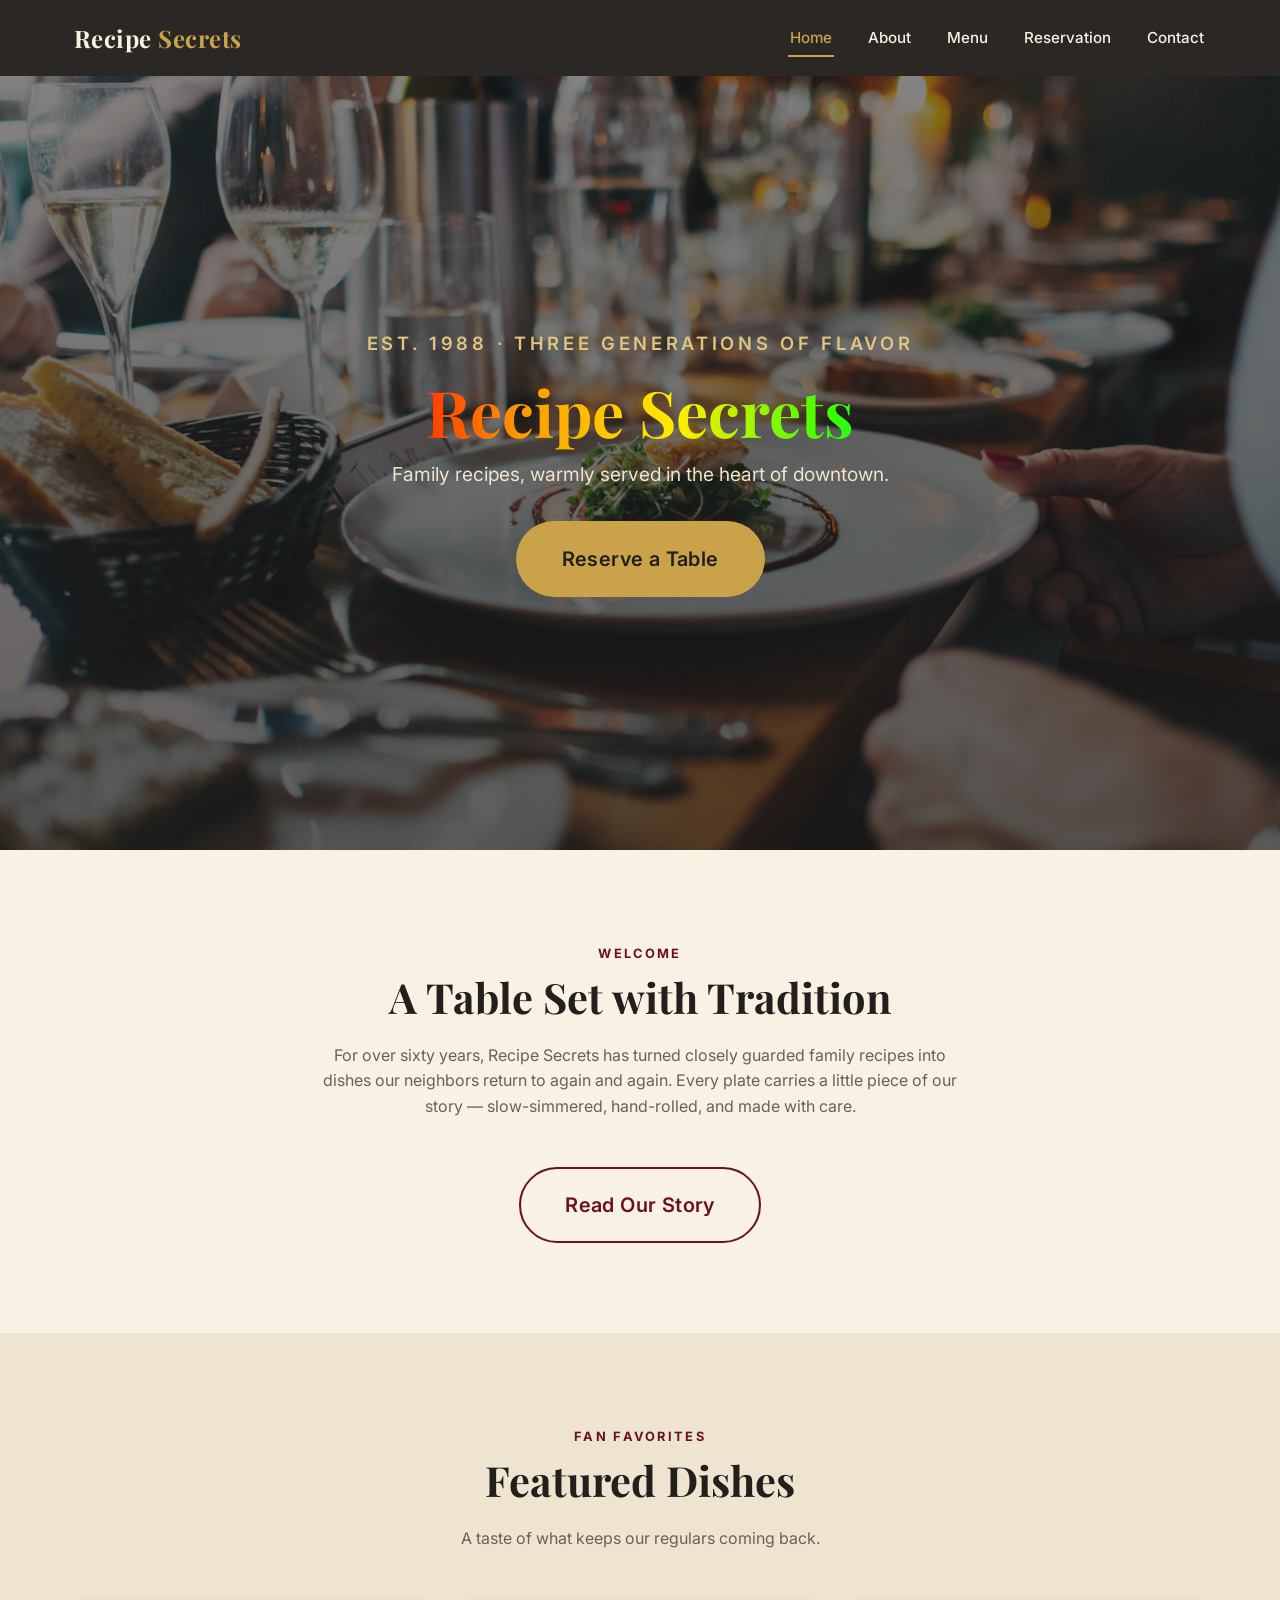
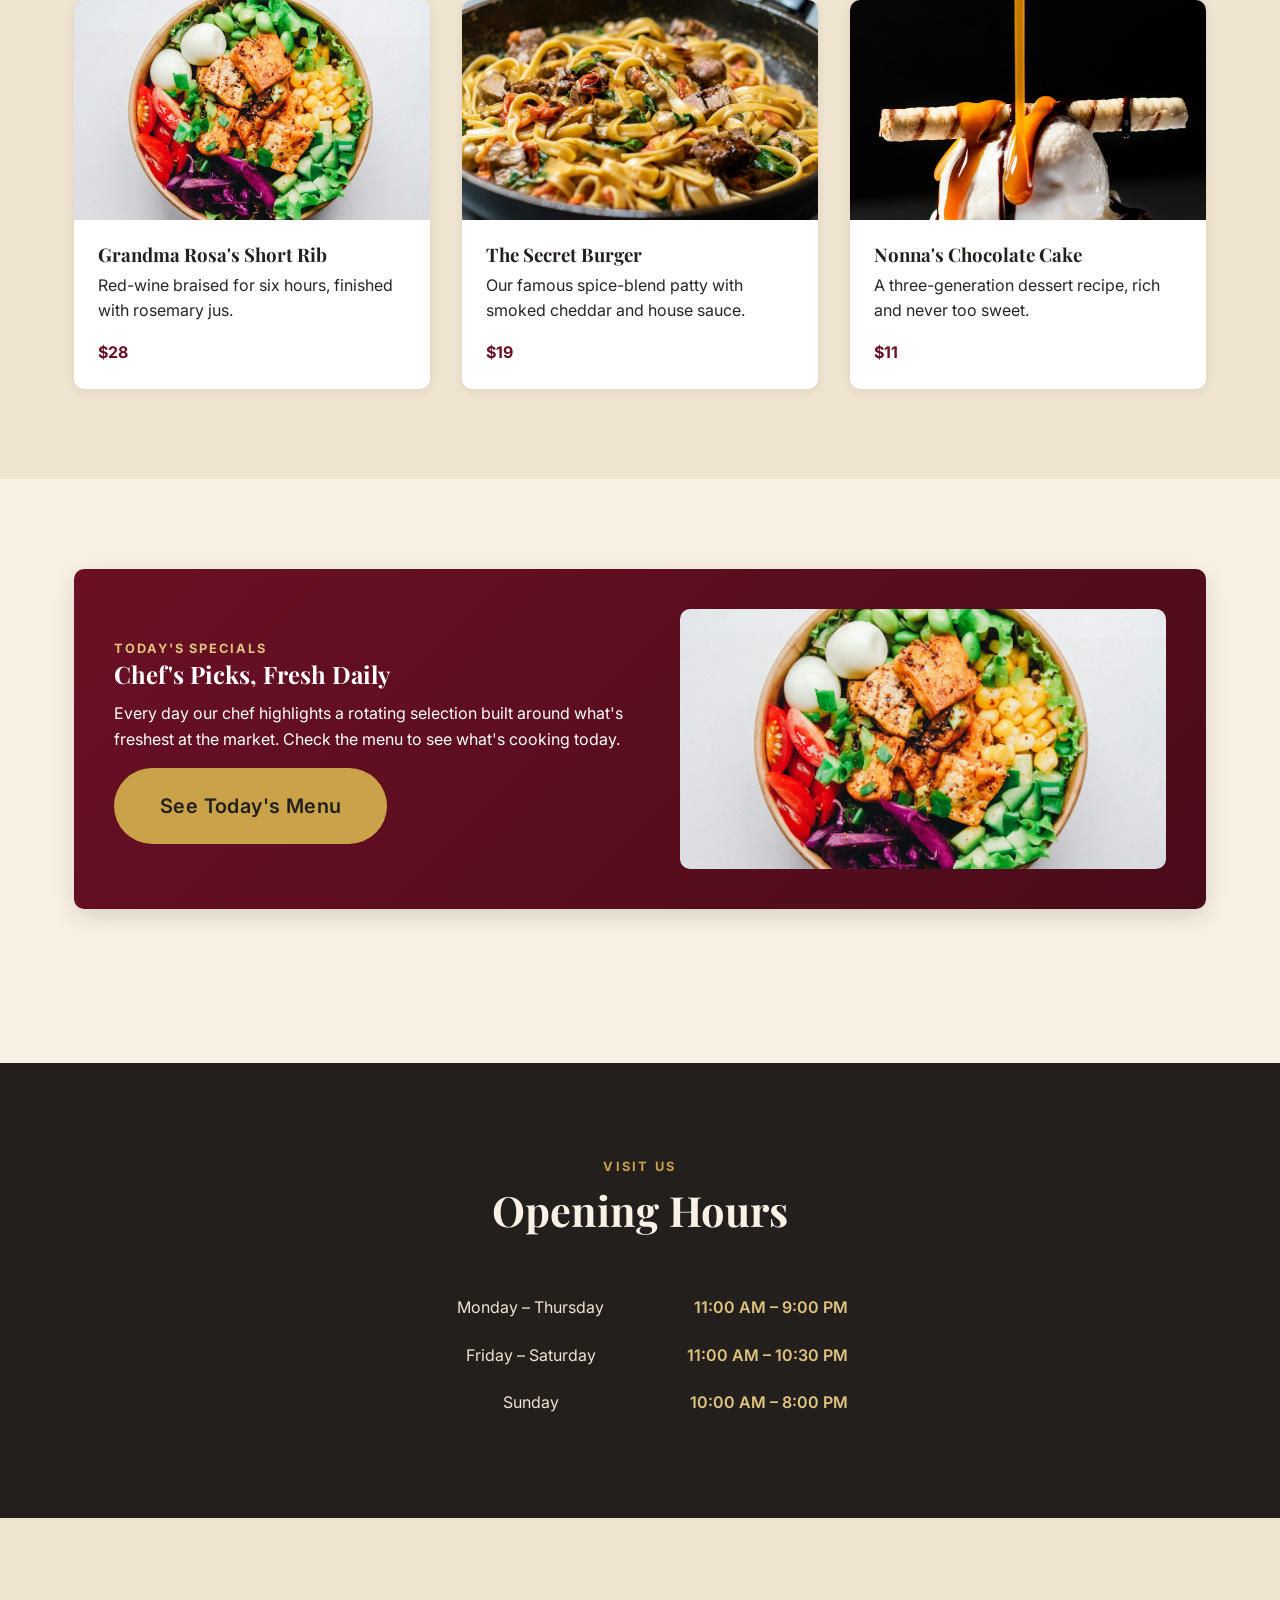
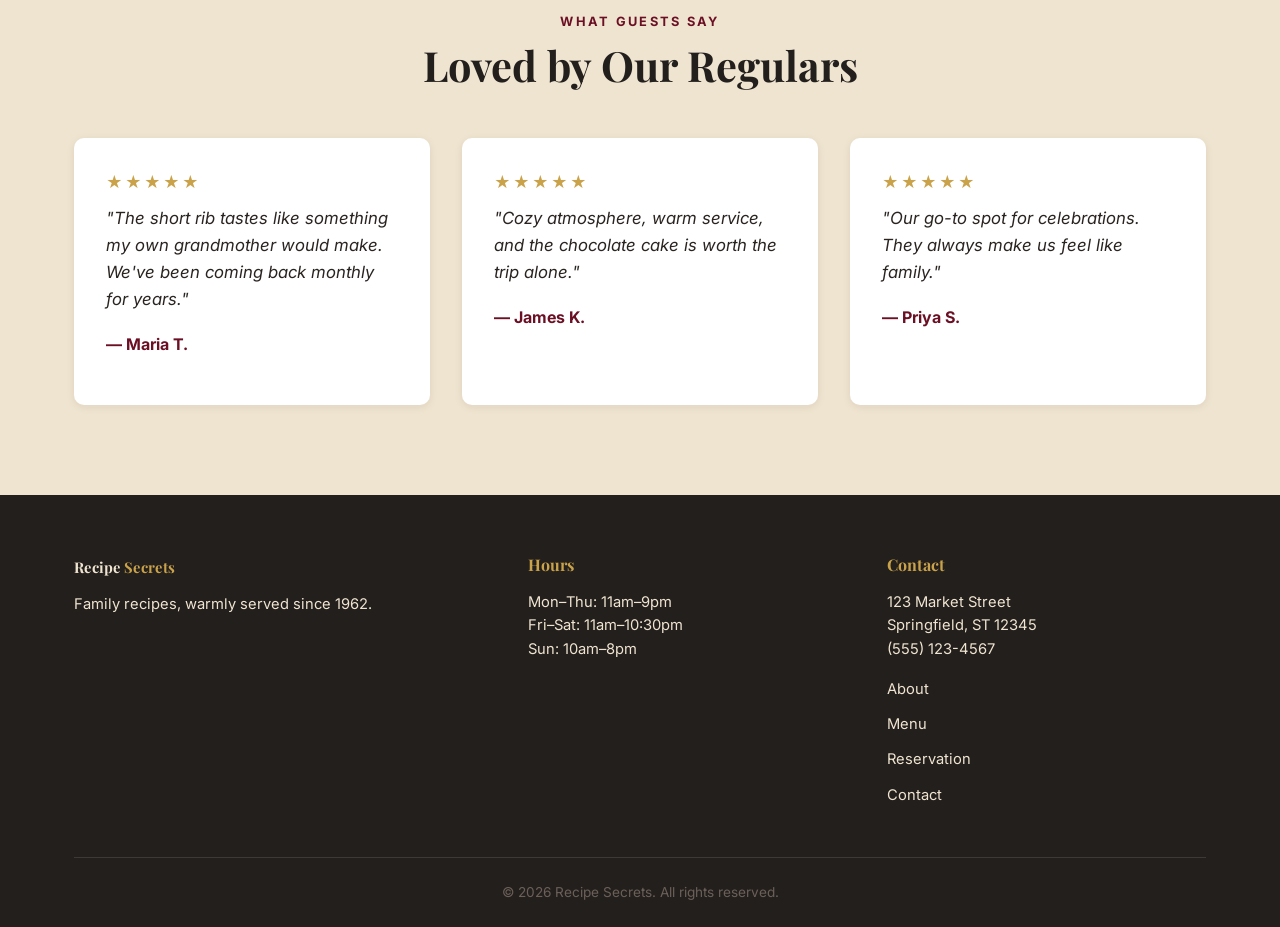
<file: index.html>
<!DOCTYPE html>
<html lang="en">
<head>
<meta charset="UTF-8">
<meta name="viewport" content="width=device-width, initial-scale=1.0">
<title>Recipe Secrets | Family Recipes, Warmly Served</title>
<meta name="description" content="Recipe Secrets is an upscale-casual restaurant serving three generations of family recipes. Reserve a table and taste the tradition.">
<meta property="og:title" content="Recipe Secrets | Family Recipes, Warmly Served">
<meta property="og:description" content="An upscale-casual restaurant serving three generations of family recipes. Reserve a table and taste the tradition.">
<meta property="og:type" content="website">
<meta property="og:image" content="images/hero-home.jpg">
<link rel="icon" type="image/svg+xml" href="images/favicon.svg">
<link rel="preconnect" href="https://fonts.googleapis.com">
<link rel="preconnect" href="https://fonts.gstatic.com" crossorigin>
<link href="https://fonts.googleapis.com/css2?family=Playfair+Display:wght@600;700&family=Inter:wght@400;500;600;700&display=swap" rel="stylesheet">
<link rel="stylesheet" href="css/styles.css">
</head>
<body>
<a class="skip-link" href="#main">Skip to content</a>

<header class="site-header">
  <nav class="navbar container" aria-label="Primary">
    <a href="index.html" class="logo">Recipe <span>Secrets</span></a>
    <button class="nav-toggle" aria-expanded="false" aria-controls="nav-links" aria-label="Toggle navigation menu">
      <span></span><span></span><span></span>
    </button>
    <ul class="nav-links" id="nav-links">
      <li><a href="index.html" aria-current="page">Home</a></li>
      <li><a href="about.html">About</a></li>
      <li><a href="menu.html">Menu</a></li>
      <li><a href="reservation.html">Reservation</a></li>
      <li><a href="contact.html">Contact</a></li>
    </ul>
  </nav>
</header>

<main id="main">

  <!-- Hero -->
  <section class="hero" style="background-image: url('images/hero-home.jpg');">
    <div class="hero-content">
      <span class="eyebrow">Est. 1988 &middot; Three Generations of Flavor</span>
      <h1>Recipe Secrets</h1>
      <p class="tagline">Family recipes, warmly served in the heart of downtown.</p>
      <a href="reservation.html" class="btn btn-primary">Reserve a Table</a>
    </div>
  </section>

  <!-- Intro -->
  <section>
    <div class="container text-center">
      <div class="section-head fade-in">
        <span class="eyebrow">Welcome</span>
        <h2>A Table Set with Tradition</h2>
        <p>For over sixty years, Recipe Secrets has turned closely guarded family recipes into dishes our neighbors return to again and again. Every plate carries a little piece of our story — slow-simmered, hand-rolled, and made with care.</p>
      </div>
      <a href="about.html" class="btn btn-outline" style="color:var(--color-burgundy); border-color:var(--color-burgundy);">Read Our Story</a>
    </div>
  </section>

  <!-- Featured dishes -->
  <section class="section-alt">
    <div class="container">
      <div class="section-head fade-in">
        <span class="eyebrow">Fan Favorites</span>
        <h2>Featured Dishes</h2>
        <p>A taste of what keeps our regulars coming back.</p>
      </div>
      <div class="grid grid-3">
        <article class="card fade-in">
          <img src="images/featured-dish-1.jpg" alt="Grandma Rosa's slow-braised short rib, plated with roasted root vegetables" loading="lazy" width="400" height="220">
          <div class="card-body">
            <h3>Grandma Rosa's Short Rib</h3>
            <p>Red-wine braised for six hours, finished with rosemary jus.</p>
            <span class="price">$28</span>
          </div>
        </article>
        <article class="card fade-in">
          <img src="images/featured-dish-2.jpg" alt="Signature herb-crusted burger with melted cheese on a toasted brioche bun" loading="lazy" width="400" height="220">
          <div class="card-body">
            <h3>The Secret Burger</h3>
            <p>Our famous spice-blend patty with smoked cheddar and house sauce.</p>
            <span class="price">$19</span>
          </div>
        </article>
        <article class="card fade-in">
          <img src="images/featured-dish-3.jpg" alt="Warm chocolate layer cake with a dusting of cocoa and berries" loading="lazy" width="400" height="220">
          <div class="card-body">
            <h3>Nonna's Chocolate Cake</h3>
            <p>A three-generation dessert recipe, rich and never too sweet.</p>
            <span class="price">$11</span>
          </div>
        </article>
      </div>
    </div>
  </section>

  <!-- Today's Specials teaser -->
  <section>
    <div class="container">
      <div class="specials-banner fade-in">
        <div>
          <span class="eyebrow">Today's Specials</span>
          <h2>Chef's Picks, Fresh Daily</h2>
          <p>Every day our chef highlights a rotating selection built around what's freshest at the market. Check the menu to see what's cooking today.</p>
          <a href="menu.html#specials" class="btn btn-primary">See Today's Menu</a>
        </div>
        <img src="images/specials-teaser.jpg" alt="Chef plating a seasonal special dish in the Recipe Secrets kitchen" loading="lazy" width="500" height="260">
      </div>
    </div>
  </section>

  <!-- Opening hours -->
  <section class="section-dark">
    <div class="container text-center">
      <div class="section-head fade-in">
        <span class="eyebrow">Visit Us</span>
        <h2>Opening Hours</h2>
      </div>
      <table class="hours-table fade-in">
        <tr><td>Monday &ndash; Thursday</td><td>11:00 AM &ndash; 9:00 PM</td></tr>
        <tr><td>Friday &ndash; Saturday</td><td>11:00 AM &ndash; 10:30 PM</td></tr>
        <tr><td>Sunday</td><td>10:00 AM &ndash; 8:00 PM</td></tr>
      </table>
    </div>
  </section>

  <!-- Testimonials -->
  <section class="section-alt">
    <div class="container">
      <div class="section-head fade-in">
        <span class="eyebrow">What Guests Say</span>
        <h2>Loved by Our Regulars</h2>
      </div>
      <div class="grid grid-3">
        <div class="testimonial fade-in">
          <div class="stars" aria-label="5 out of 5 stars">★★★★★</div>
          <p class="quote">"The short rib tastes like something my own grandmother would make. We've been coming back monthly for years."</p>
          <p class="author">— Maria T.</p>
        </div>
        <div class="testimonial fade-in">
          <div class="stars" aria-label="5 out of 5 stars">★★★★★</div>
          <p class="quote">"Cozy atmosphere, warm service, and the chocolate cake is worth the trip alone."</p>
          <p class="author">— James K.</p>
        </div>
        <div class="testimonial fade-in">
          <div class="stars" aria-label="5 out of 5 stars">★★★★★</div>
          <p class="quote">"Our go-to spot for celebrations. They always make us feel like family."</p>
          <p class="author">— Priya S.</p>
        </div>
      </div>
    </div>
  </section>

</main>

<footer class="site-footer">
  <div class="container">
    <div class="footer-grid">
      <div>
        <a href="index.html" class="logo">Recipe <span style="color:var(--color-gold);">Secrets</span></a>
        <p>Family recipes, warmly served since 1962.</p>
      </div>
      <div>
        <h4>Hours</h4>
        <p>Mon&ndash;Thu: 11am&ndash;9pm<br>Fri&ndash;Sat: 11am&ndash;10:30pm<br>Sun: 10am&ndash;8pm</p>
      </div>
      <div>
        <h4>Contact</h4>
        <p>123 Market Street<br>Springfield, ST 12345<br>(555) 123-4567</p>
        <ul>
          <li><a href="about.html">About</a></li>
          <li><a href="menu.html">Menu</a></li>
          <li><a href="reservation.html">Reservation</a></li>
          <li><a href="contact.html">Contact</a></li>
        </ul>
      </div>
    </div>
    <div class="footer-bottom">
      &copy; 2026 Recipe Secrets. All rights reserved.
    </div>
  </div>
</footer>

<script src="js/main.js"></script>
</body>
</html>
</file>
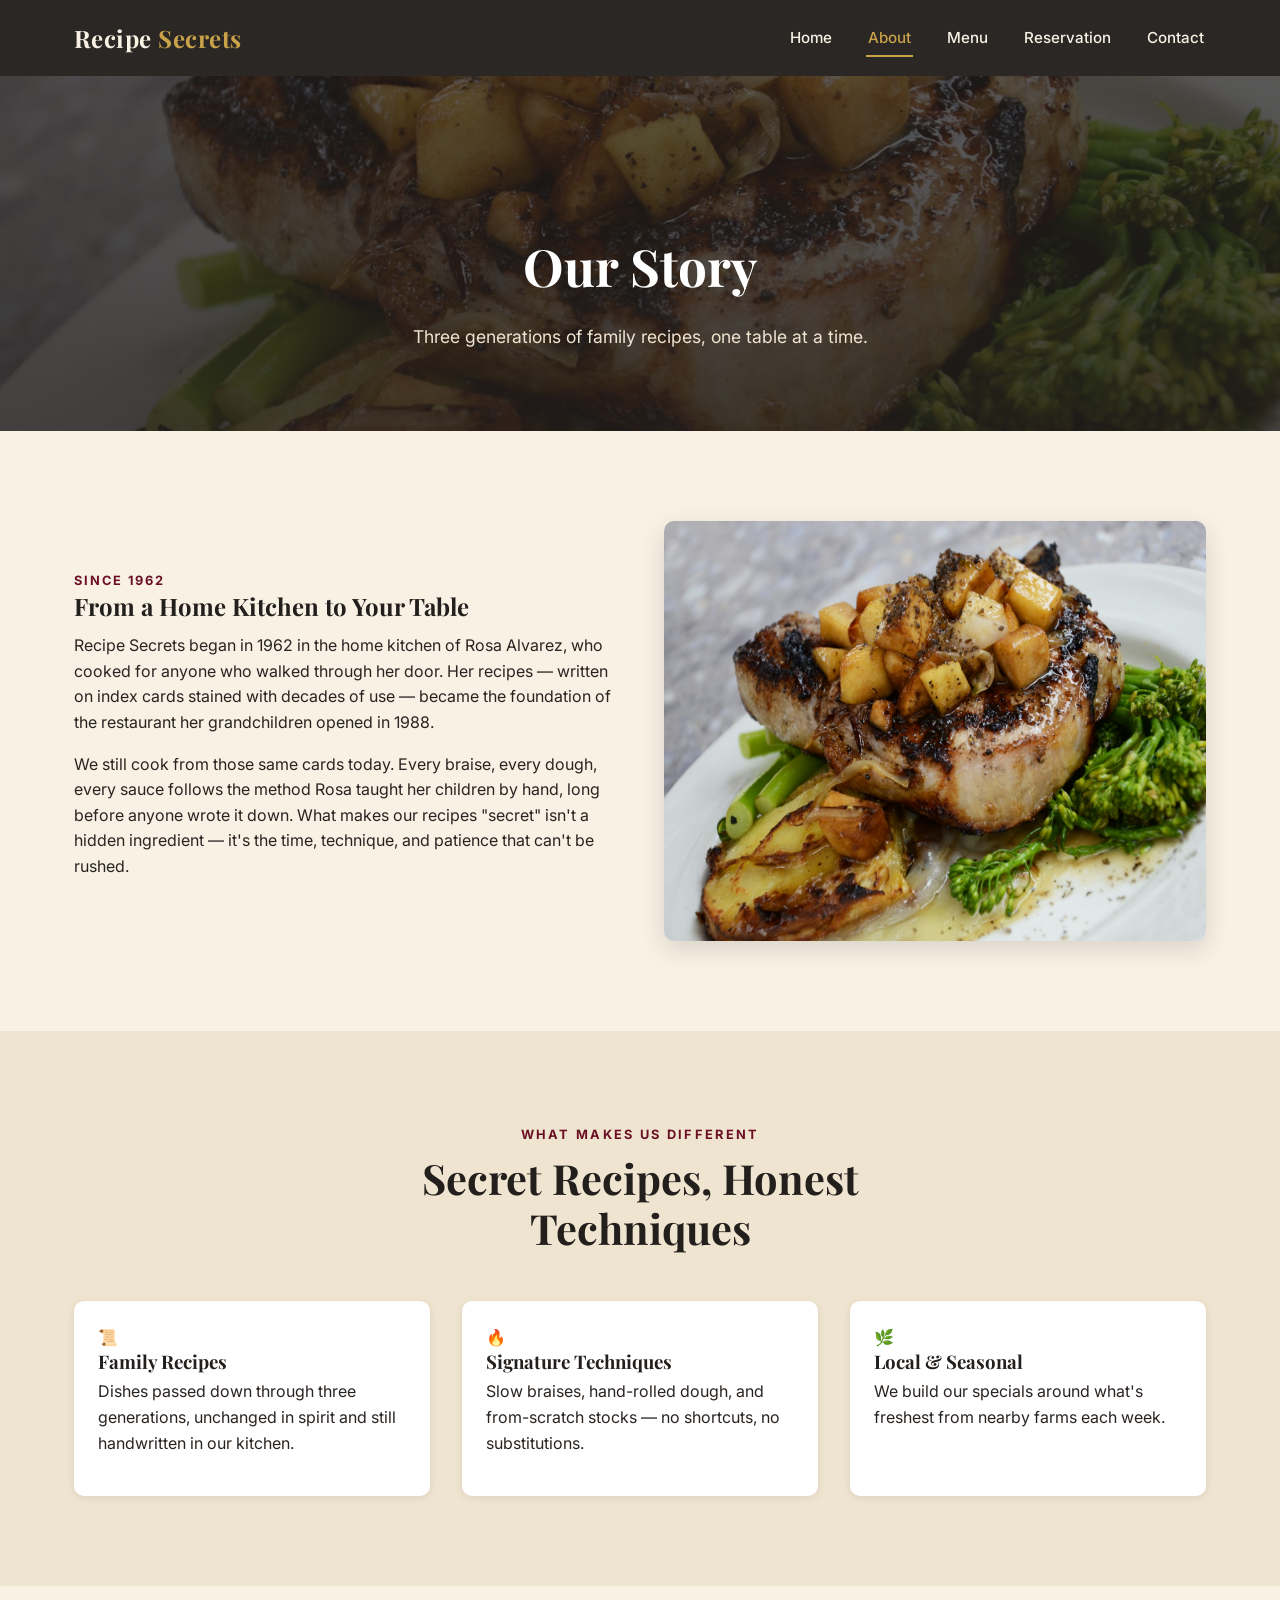
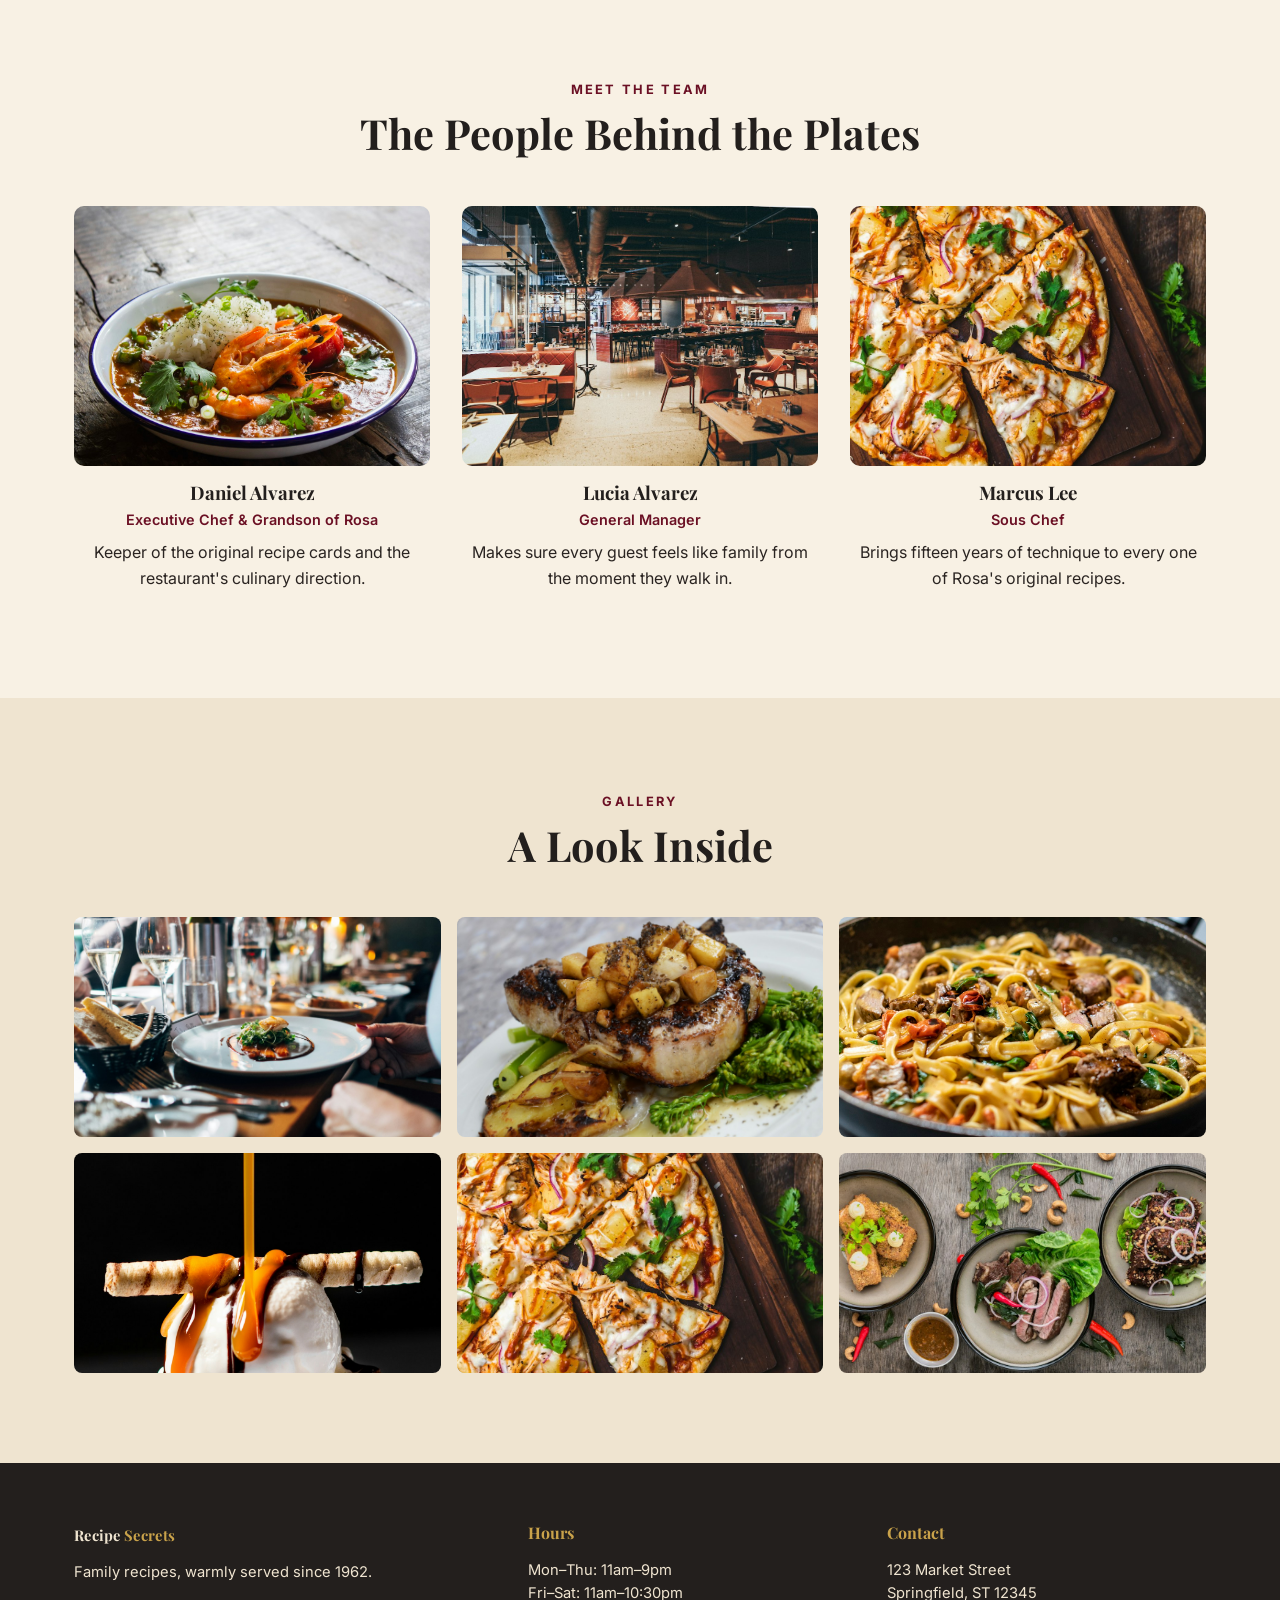
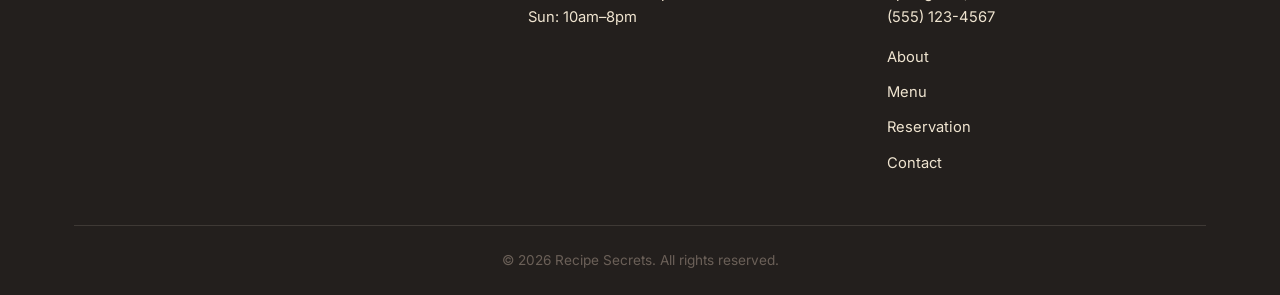
<file: about.html>
<!DOCTYPE html>
<html lang="en">
<head>
<meta charset="UTF-8">
<meta name="viewport" content="width=device-width, initial-scale=1.0">
<title>About Us | Recipe Secrets</title>
<meta name="description" content="Learn the story behind Recipe Secrets, our family, our chefs, and the secret recipes passed down for three generations.">
<meta property="og:title" content="About Us | Recipe Secrets">
<meta property="og:description" content="Learn the story behind Recipe Secrets, our family, our chefs, and the secret recipes passed down for three generations.">
<meta property="og:type" content="website">
<meta property="og:image" content="images/about-interior.jpg">
<link rel="icon" type="image/svg+xml" href="images/favicon.svg">
<link rel="preconnect" href="https://fonts.googleapis.com">
<link rel="preconnect" href="https://fonts.gstatic.com" crossorigin>
<link href="https://fonts.googleapis.com/css2?family=Playfair+Display:wght@600;700&family=Inter:wght@400;500;600;700&display=swap" rel="stylesheet">
<link rel="stylesheet" href="css/styles.css">
</head>
<body>
<a class="skip-link" href="#main">Skip to content</a>

<header class="site-header">
  <nav class="navbar container" aria-label="Primary">
    <a href="index.html" class="logo">Recipe <span>Secrets</span></a>
    <button class="nav-toggle" aria-expanded="false" aria-controls="nav-links" aria-label="Toggle navigation menu">
      <span></span><span></span><span></span>
    </button>
    <ul class="nav-links" id="nav-links">
      <li><a href="index.html">Home</a></li>
      <li><a href="about.html" aria-current="page">About</a></li>
      <li><a href="menu.html">Menu</a></li>
      <li><a href="reservation.html">Reservation</a></li>
      <li><a href="contact.html">Contact</a></li>
    </ul>
  </nav>
</header>

<main id="main">

  <section class="page-hero" style="background-image: url('images/about-interior.jpg');">
    <div class="container">
      <h1>Our Story</h1>
      <p>Three generations of family recipes, one table at a time.</p>
    </div>
  </section>

  <section>
    <div class="container">
      <div class="story-grid">
        <div class="fade-in">
          <span class="eyebrow" style="color:var(--color-burgundy); text-transform:uppercase; letter-spacing:0.15em; font-weight:700; font-size:0.8rem;">Since 1962</span>
          <h2>From a Home Kitchen to Your Table</h2>
          <p>Recipe Secrets began in 1962 in the home kitchen of Rosa Alvarez, who cooked for anyone who walked through her door. Her recipes — written on index cards stained with decades of use — became the foundation of the restaurant her grandchildren opened in 1988.</p>
          <p>We still cook from those same cards today. Every braise, every dough, every sauce follows the method Rosa taught her children by hand, long before anyone wrote it down. What makes our recipes "secret" isn't a hidden ingredient — it's the time, technique, and patience that can't be rushed.</p>
        </div>
        <img src="images/about-story.jpg" alt="Vintage-style photo of the original Recipe Secrets dining room" loading="lazy" width="560" height="420" class="fade-in">
      </div>
    </div>
  </section>

  <section class="section-alt">
    <div class="container">
      <div class="section-head fade-in">
        <span class="eyebrow">What Makes Us Different</span>
        <h2>Secret Recipes, Honest Techniques</h2>
      </div>
      <div class="grid grid-3">
        <div class="card fade-in">
          <div class="card-body">
            <div class="icon" aria-hidden="true">📜</div>
            <h3>Family Recipes</h3>
            <p>Dishes passed down through three generations, unchanged in spirit and still handwritten in our kitchen.</p>
          </div>
        </div>
        <div class="card fade-in">
          <div class="card-body">
            <div class="icon" aria-hidden="true">🔥</div>
            <h3>Signature Techniques</h3>
            <p>Slow braises, hand-rolled dough, and from-scratch stocks — no shortcuts, no substitutions.</p>
          </div>
        </div>
        <div class="card fade-in">
          <div class="card-body">
            <div class="icon" aria-hidden="true">🌿</div>
            <h3>Local & Seasonal</h3>
            <p>We build our specials around what's freshest from nearby farms each week.</p>
          </div>
        </div>
      </div>
    </div>
  </section>

  <section>
    <div class="container">
      <div class="section-head fade-in">
        <span class="eyebrow">Meet the Team</span>
        <h2>The People Behind the Plates</h2>
      </div>
      <div class="grid grid-3">
        <div class="team-card fade-in">
          <img src="images/about-chef.jpg" alt="Portrait of Chef Daniel Alvarez in the Recipe Secrets kitchen" loading="lazy" width="360" height="260">
          <h3>Daniel Alvarez</h3>
          <p class="role">Executive Chef &amp; Grandson of Rosa</p>
          <p>Keeper of the original recipe cards and the restaurant's culinary direction.</p>
        </div>
        <div class="team-card fade-in">
          <img src="images/about-team.jpg" alt="Portrait of General Manager Lucia Alvarez greeting guests" loading="lazy" width="360" height="260">
          <h3>Lucia Alvarez</h3>
          <p class="role">General Manager</p>
          <p>Makes sure every guest feels like family from the moment they walk in.</p>
        </div>
        <div class="team-card fade-in">
          <img src="images/menu-starter-1.jpg" alt="Portrait of Sous Chef Marcus Lee preparing a dish" loading="lazy" width="360" height="260">
          <h3>Marcus Lee</h3>
          <p class="role">Sous Chef</p>
          <p>Brings fifteen years of technique to every one of Rosa's original recipes.</p>
        </div>
      </div>
    </div>
  </section>

  <section class="section-alt">
    <div class="container">
      <div class="section-head fade-in">
        <span class="eyebrow">Gallery</span>
        <h2>A Look Inside</h2>
      </div>
      <div class="gallery-grid fade-in">
        <a href="images/gallery-1.jpg"><img src="images/gallery-1.jpg" alt="Dining room at Recipe Secrets with warm lighting" loading="lazy" width="380" height="220"></a>
        <a href="images/gallery-2.jpg"><img src="images/gallery-2.jpg" alt="Guests enjoying dinner at Recipe Secrets" loading="lazy" width="380" height="220"></a>
        <a href="images/gallery-3.jpg"><img src="images/gallery-3.jpg" alt="Table set for a special occasion" loading="lazy" width="380" height="220"></a>
        <a href="images/gallery-4.jpg"><img src="images/gallery-4.jpg" alt="Dessert plating in the kitchen" loading="lazy" width="380" height="220"></a>
        <a href="images/gallery-5.jpg"><img src="images/gallery-5.jpg" alt="Fresh salad being prepared" loading="lazy" width="380" height="220"></a>
        <a href="images/gallery-6.jpg"><img src="images/gallery-6.jpg" alt="Chocolate cake dessert close-up" loading="lazy" width="380" height="220"></a>
      </div>
    </div>
  </section>

</main>

<footer class="site-footer">
  <div class="container">
    <div class="footer-grid">
      <div>
        <a href="index.html" class="logo">Recipe <span style="color:var(--color-gold);">Secrets</span></a>
        <p>Family recipes, warmly served since 1962.</p>
      </div>
      <div>
        <h4>Hours</h4>
        <p>Mon&ndash;Thu: 11am&ndash;9pm<br>Fri&ndash;Sat: 11am&ndash;10:30pm<br>Sun: 10am&ndash;8pm</p>
      </div>
      <div>
        <h4>Contact</h4>
        <p>123 Market Street<br>Springfield, ST 12345<br>(555) 123-4567</p>
        <ul>
          <li><a href="about.html">About</a></li>
          <li><a href="menu.html">Menu</a></li>
          <li><a href="reservation.html">Reservation</a></li>
          <li><a href="contact.html">Contact</a></li>
        </ul>
      </div>
    </div>
    <div class="footer-bottom">
      &copy; 2026 Recipe Secrets. All rights reserved.
    </div>
  </div>
</footer>

<script src="js/main.js"></script>
</body>
</html>
</file>
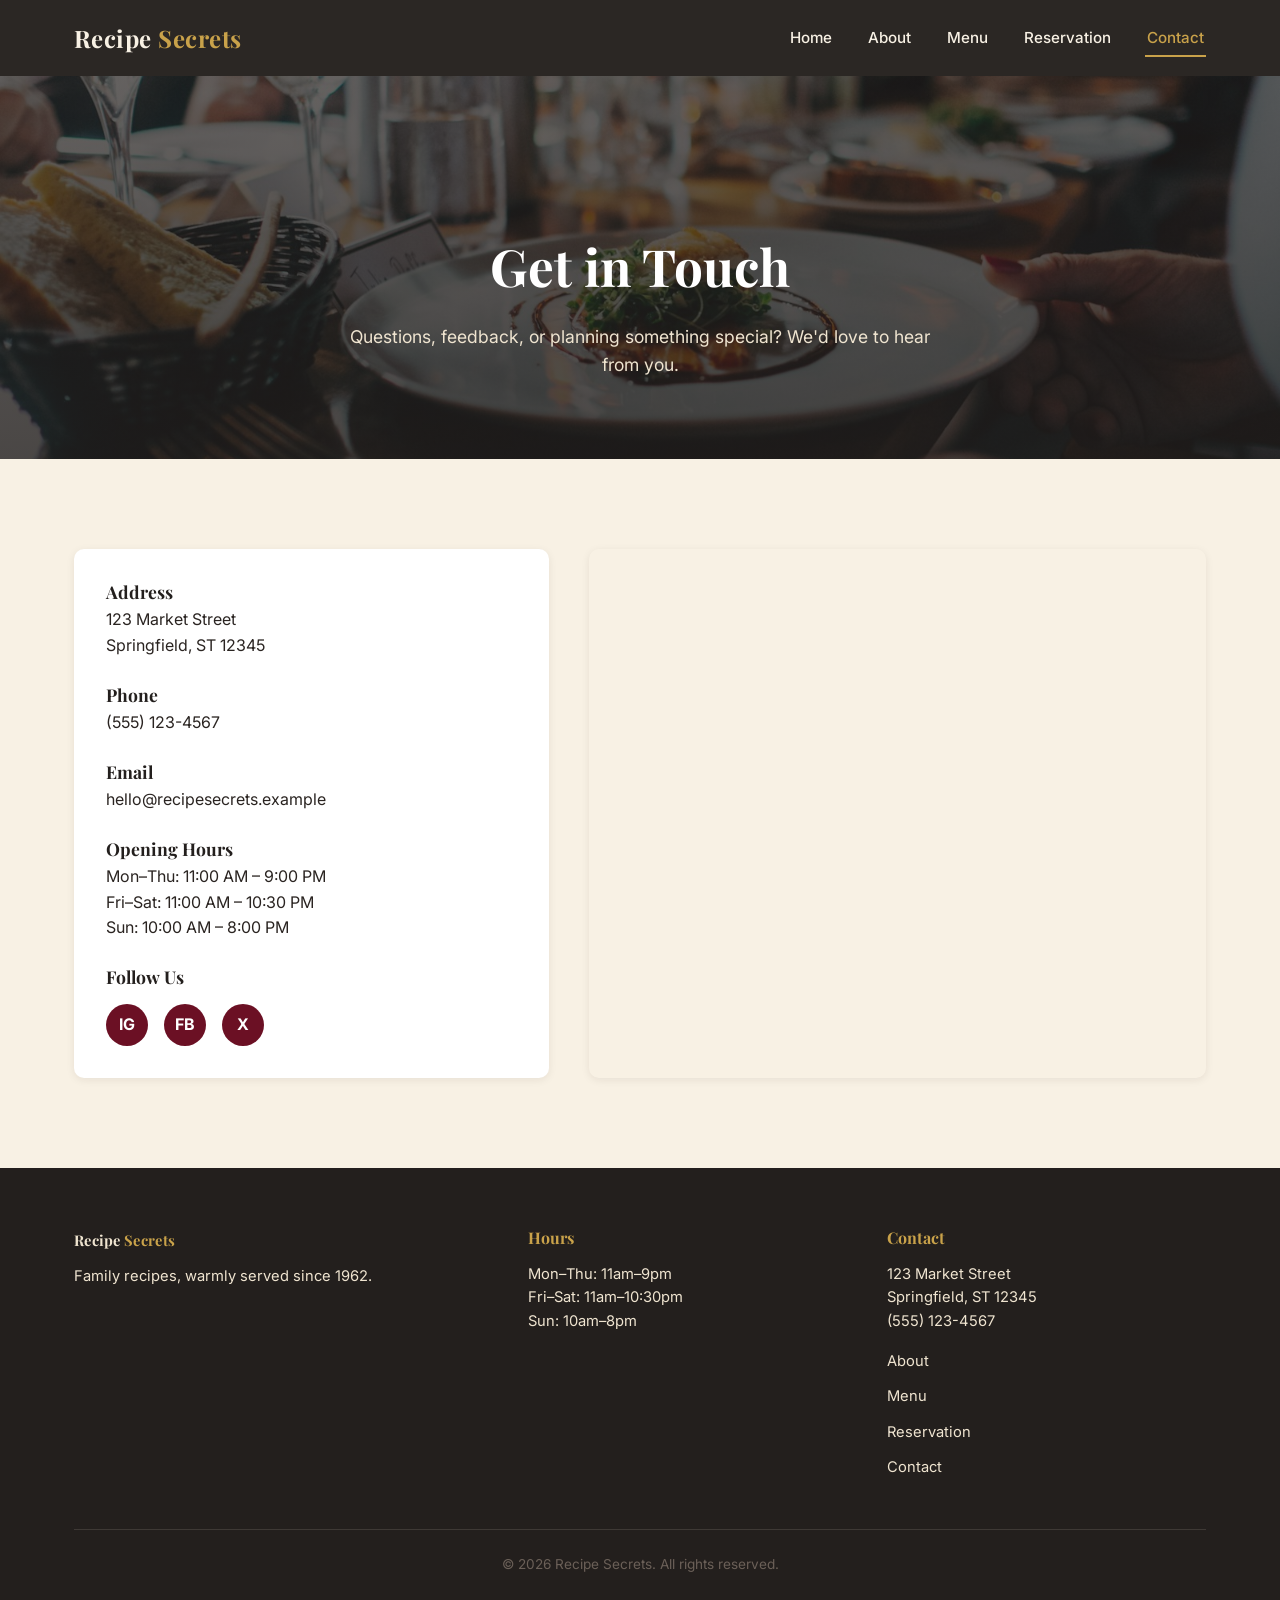
<file: contact.html>
<!DOCTYPE html>
<html lang="en">
<head>
<meta charset="UTF-8">
<meta name="viewport" content="width=device-width, initial-scale=1.0">
<title>Contact Us | Recipe Secrets</title>
<meta name="description" content="Get in touch with Recipe Secrets: address, phone, email, hours, map and social links.">
<meta property="og:title" content="Contact Us | Recipe Secrets">
<meta property="og:description" content="Get in touch with Recipe Secrets: address, phone, email, hours, map and social links.">
<meta property="og:type" content="website">
<meta property="og:image" content="images/hero-home.jpg">
<link rel="icon" type="image/svg+xml" href="images/favicon.svg">
<link rel="preconnect" href="https://fonts.googleapis.com">
<link rel="preconnect" href="https://fonts.gstatic.com" crossorigin>
<link href="https://fonts.googleapis.com/css2?family=Playfair+Display:wght@600;700&family=Inter:wght@400;500;600;700&display=swap" rel="stylesheet">
<link rel="stylesheet" href="css/styles.css">
</head>
<body>
<a class="skip-link" href="#main">Skip to content</a>

<header class="site-header">
  <nav class="navbar container" aria-label="Primary">
    <a href="index.html" class="logo">Recipe <span>Secrets</span></a>
    <button class="nav-toggle" aria-expanded="false" aria-controls="nav-links" aria-label="Toggle navigation menu">
      <span></span><span></span><span></span>
    </button>
    <ul class="nav-links" id="nav-links">
      <li><a href="index.html">Home</a></li>
      <li><a href="about.html">About</a></li>
      <li><a href="menu.html">Menu</a></li>
      <li><a href="reservation.html">Reservation</a></li>
      <li><a href="contact.html" aria-current="page">Contact</a></li>
    </ul>
  </nav>
</header>

<main id="main">

  <section class="page-hero" style="background-image: url('images/hero-home.jpg');">
    <div class="container">
      <h1>Get in Touch</h1>
      <p>Questions, feedback, or planning something special? We'd love to hear from you.</p>
    </div>
  </section>

  <section>
    <div class="container">
      <div class="contact-grid">

        <div class="contact-info-card fade-in">
          <div class="block">
            <h3>Address</h3>
            <p>123 Market Street<br>Springfield, ST 12345</p>
          </div>
          <div class="block">
            <h3>Phone</h3>
            <p><a href="tel:+15551234567">(555) 123-4567</a></p>
          </div>
          <div class="block">
            <h3>Email</h3>
            <p><a href="mailto:hello@recipesecrets.example">hello@recipesecrets.example</a></p>
          </div>
          <div class="block">
            <h3>Opening Hours</h3>
            <p>Mon&ndash;Thu: 11:00 AM &ndash; 9:00 PM<br>
               Fri&ndash;Sat: 11:00 AM &ndash; 10:30 PM<br>
               Sun: 10:00 AM &ndash; 8:00 PM</p>
          </div>
          <div class="block">
            <h3>Follow Us</h3>
            <div class="social-links">
              <a href="https://instagram.com" target="_blank" rel="noopener noreferrer" aria-label="Recipe Secrets on Instagram">IG</a>
              <a href="https://facebook.com" target="_blank" rel="noopener noreferrer" aria-label="Recipe Secrets on Facebook">FB</a>
              <a href="https://twitter.com" target="_blank" rel="noopener noreferrer" aria-label="Recipe Secrets on X / Twitter">X</a>
            </div>
          </div>
        </div>

        <div class="fade-in">
          <iframe
            class="map-frame"
            title="Map showing the location of Recipe Secrets restaurant"
            src="https://www.google.com/maps?q=123+Market+Street,+Springfield&output=embed"
            loading="lazy"
            referrerpolicy="no-referrer-when-downgrade">
          </iframe>
        </div>

      </div>
    </div>
  </section>

</main>

<footer class="site-footer">
  <div class="container">
    <div class="footer-grid">
      <div>
        <a href="index.html" class="logo">Recipe <span style="color:var(--color-gold);">Secrets</span></a>
        <p>Family recipes, warmly served since 1962.</p>
      </div>
      <div>
        <h4>Hours</h4>
        <p>Mon&ndash;Thu: 11am&ndash;9pm<br>Fri&ndash;Sat: 11am&ndash;10:30pm<br>Sun: 10am&ndash;8pm</p>
      </div>
      <div>
        <h4>Contact</h4>
        <p>123 Market Street<br>Springfield, ST 12345<br>(555) 123-4567</p>
        <ul>
          <li><a href="about.html">About</a></li>
          <li><a href="menu.html">Menu</a></li>
          <li><a href="reservation.html">Reservation</a></li>
          <li><a href="contact.html">Contact</a></li>
        </ul>
      </div>
    </div>
    <div class="footer-bottom">
      &copy; 2026 Recipe Secrets. All rights reserved.
    </div>
  </div>
</footer>

<script src="js/main.js"></script>
</body>
</html>
</file>
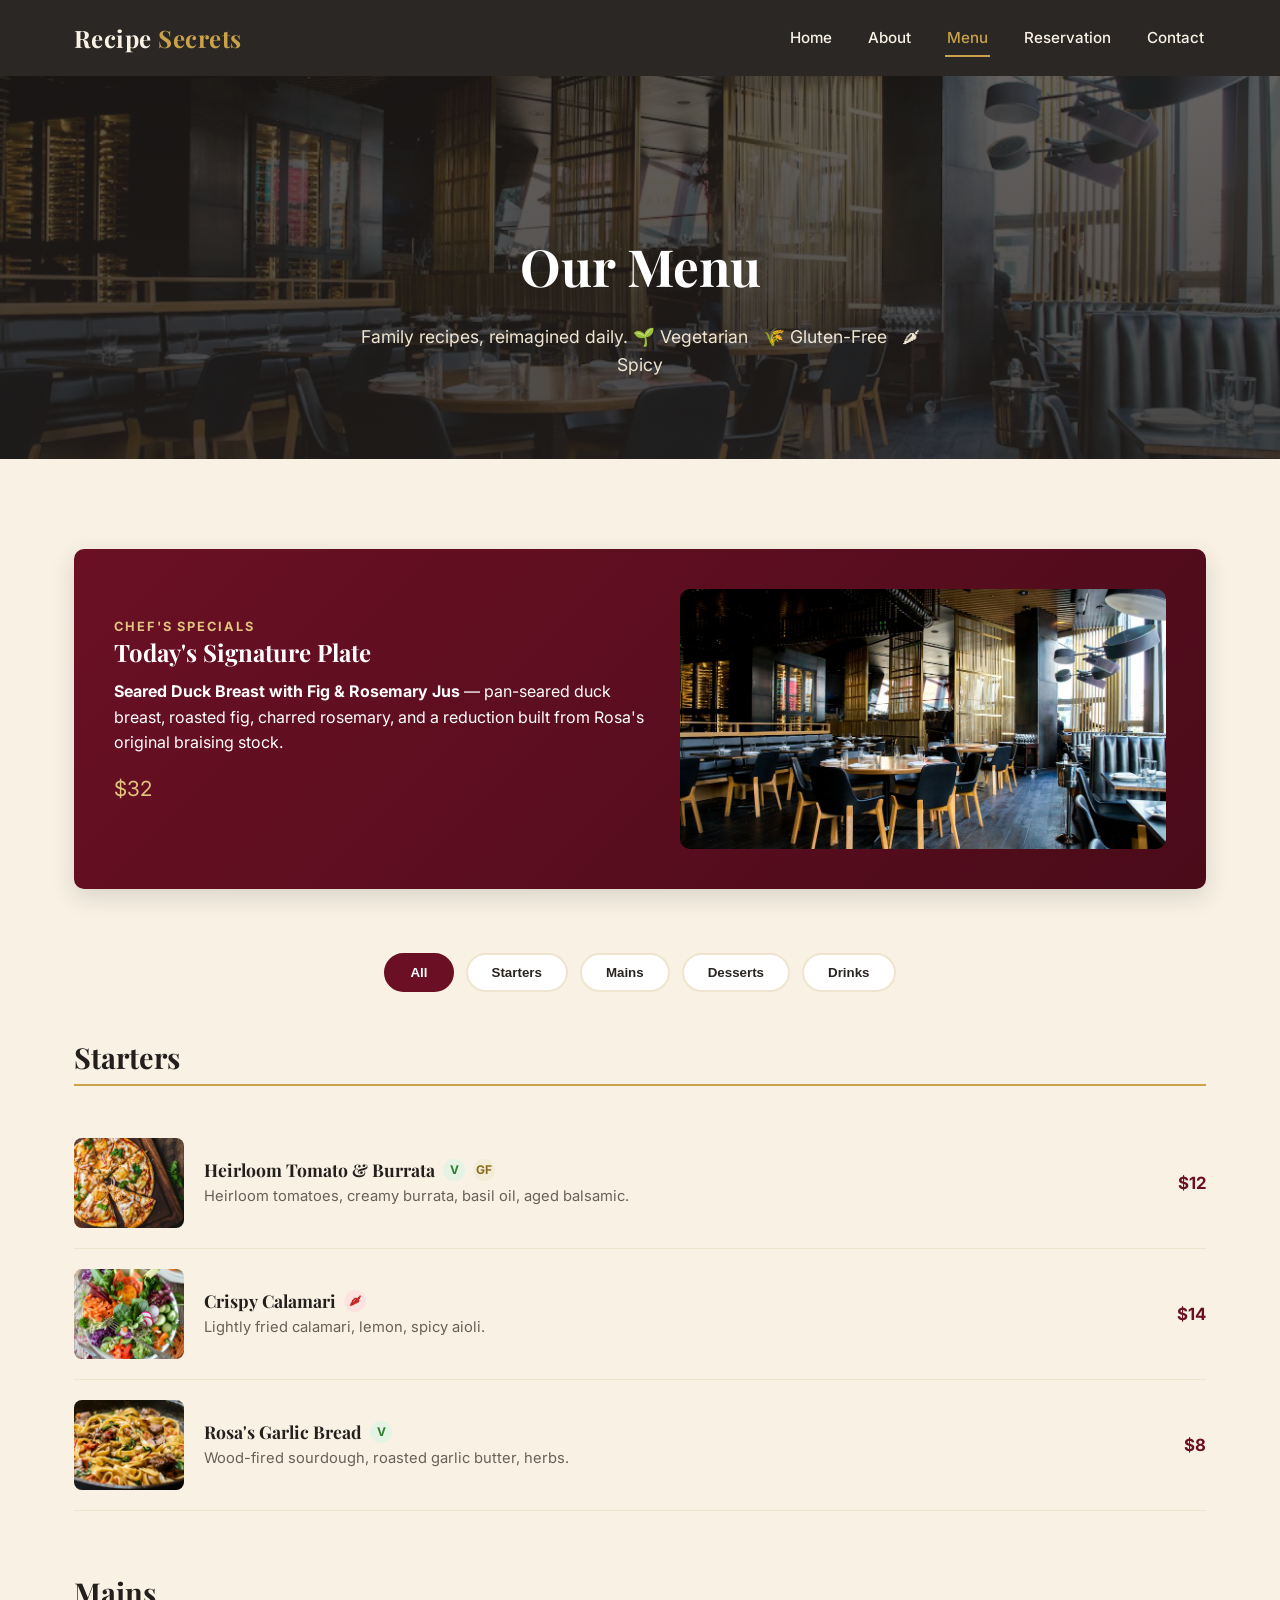
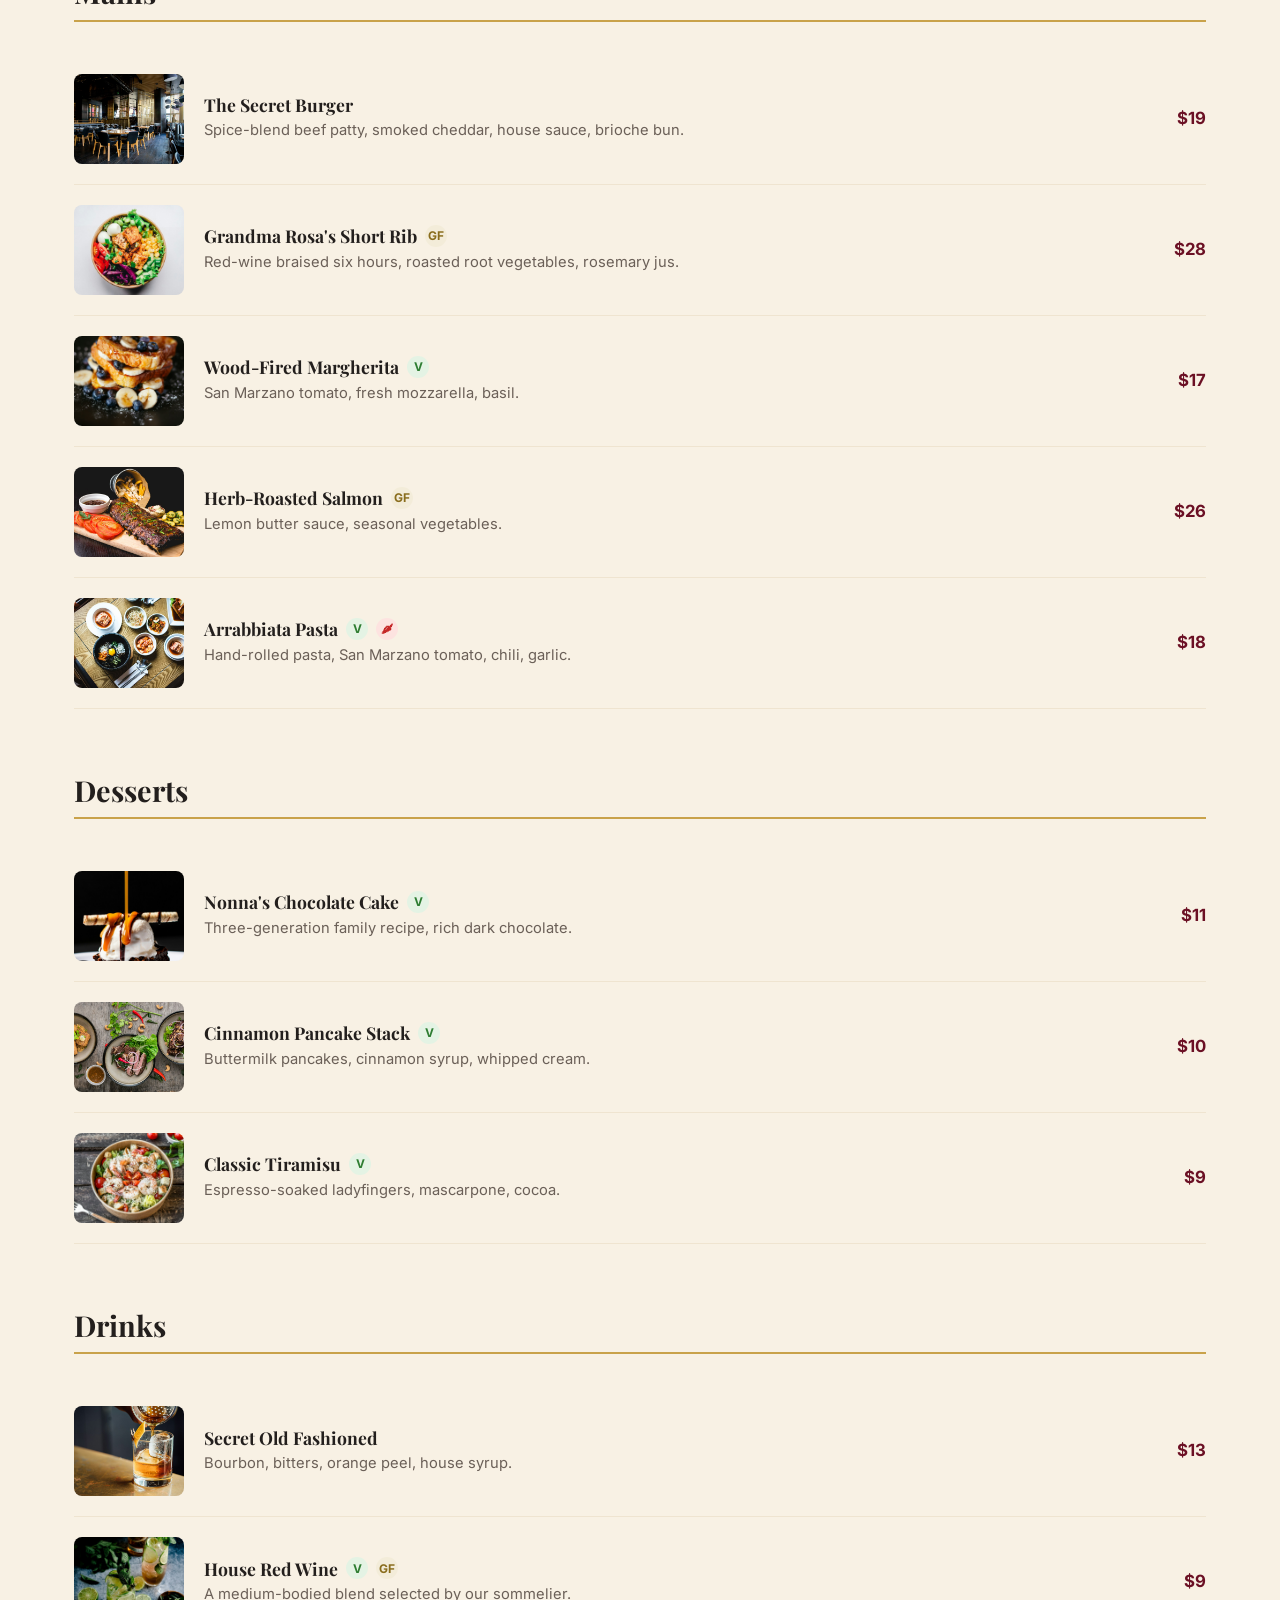
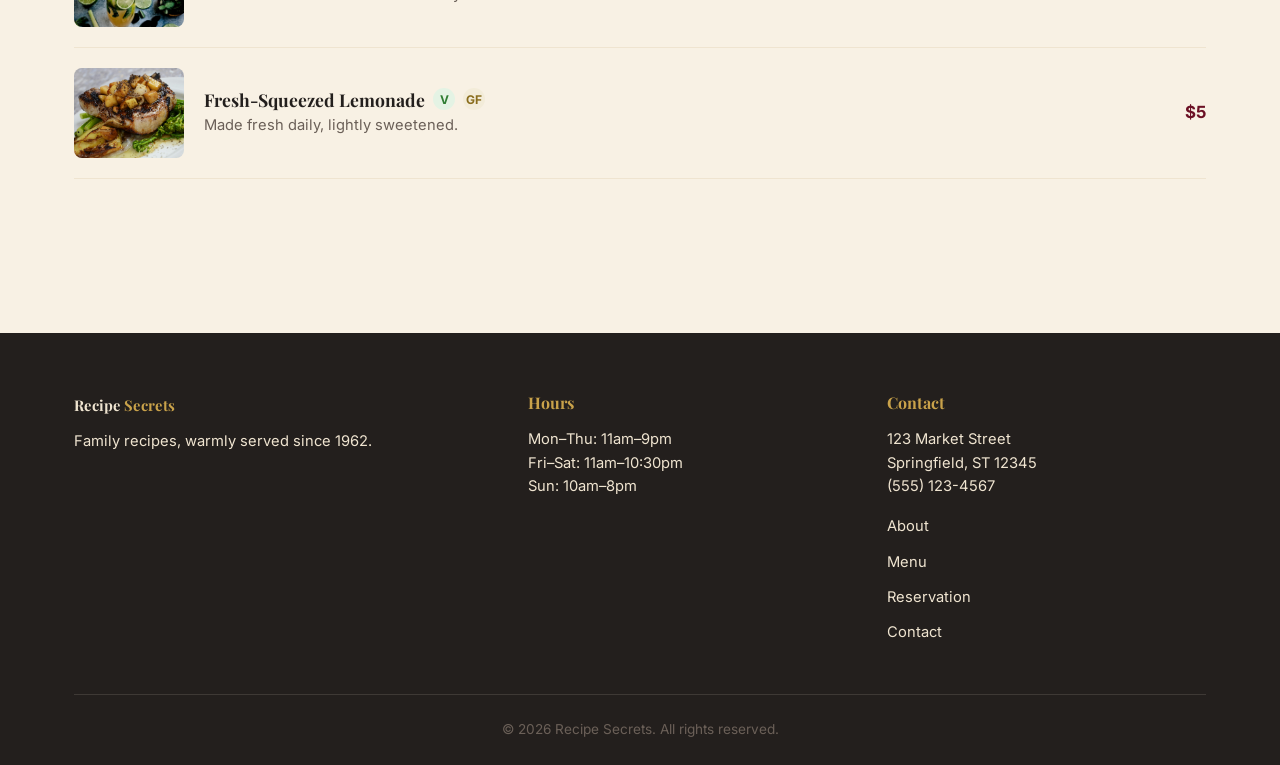
<file: menu.html>
<!DOCTYPE html>
<html lang="en">
<head>
<meta charset="UTF-8">
<meta name="viewport" content="width=device-width, initial-scale=1.0">
<title>Menu | Recipe Secrets</title>
<meta name="description" content="Browse the Recipe Secrets menu: Chef's Specials, Starters, Mains, Desserts and Drinks, made from three generations of family recipes.">
<meta property="og:title" content="Menu | Recipe Secrets">
<meta property="og:description" content="Browse the Recipe Secrets menu: Chef's Specials, Starters, Mains, Desserts and Drinks.">
<meta property="og:type" content="website">
<meta property="og:image" content="images/chefs-special.jpg">
<link rel="icon" type="image/svg+xml" href="images/favicon.svg">
<link rel="preconnect" href="https://fonts.googleapis.com">
<link rel="preconnect" href="https://fonts.gstatic.com" crossorigin>
<link href="https://fonts.googleapis.com/css2?family=Playfair+Display:wght@600;700&family=Inter:wght@400;500;600;700&display=swap" rel="stylesheet">
<link rel="stylesheet" href="css/styles.css">
</head>
<body>
<a class="skip-link" href="#main">Skip to content</a>

<header class="site-header">
  <nav class="navbar container" aria-label="Primary">
    <a href="index.html" class="logo">Recipe <span>Secrets</span></a>
    <button class="nav-toggle" aria-expanded="false" aria-controls="nav-links" aria-label="Toggle navigation menu">
      <span></span><span></span><span></span>
    </button>
    <ul class="nav-links" id="nav-links">
      <li><a href="index.html">Home</a></li>
      <li><a href="about.html">About</a></li>
      <li><a href="menu.html" aria-current="page">Menu</a></li>
      <li><a href="reservation.html">Reservation</a></li>
      <li><a href="contact.html">Contact</a></li>
    </ul>
  </nav>
</header>

<main id="main">

  <section class="page-hero" style="background-image: url('images/menu-main-1.jpg');">
    <div class="container">
      <h1>Our Menu</h1>
      <p>Family recipes, reimagined daily. 🌱 Vegetarian &nbsp; 🌾 Gluten-Free &nbsp; 🌶 Spicy</p>
    </div>
  </section>

  <section id="specials">
    <div class="container">

      <!-- Chef's Specials -->
      <div class="specials-banner fade-in">
        <div>
          <span class="eyebrow">Chef's Specials</span>
          <h2>Today's Signature Plate</h2>
          <p><strong>Seared Duck Breast with Fig &amp; Rosemary Jus</strong> — pan-seared duck breast, roasted fig, charred rosemary, and a reduction built from Rosa's original braising stock.</p>
          <p class="price" style="font-size:1.3rem; color:var(--color-gold-light);">$32</p>
        </div>
        <img src="images/chefs-special.jpg" alt="Chef's special: seared duck breast with fig and rosemary jus" loading="lazy" width="500" height="260">
      </div>

      <!-- Category filter tabs -->
      <div class="menu-tabs fade-in" role="tablist" aria-label="Menu categories">
        <button class="menu-tab" role="tab" aria-selected="true" data-target="all">All</button>
        <button class="menu-tab" role="tab" aria-selected="false" data-target="starters">Starters</button>
        <button class="menu-tab" role="tab" aria-selected="false" data-target="mains">Mains</button>
        <button class="menu-tab" role="tab" aria-selected="false" data-target="desserts">Desserts</button>
        <button class="menu-tab" role="tab" aria-selected="false" data-target="drinks">Drinks</button>
      </div>

      <!-- Starters -->
      <div class="menu-category fade-in" id="starters">
        <h3>Starters</h3>

        <div class="menu-item">
          <img src="images/menu-starter-1.jpg" alt="Heirloom tomato and burrata salad" loading="lazy" width="110" height="90">
          <div>
            <div class="menu-item-name">
              <h4>Heirloom Tomato &amp; Burrata</h4>
              <span class="diet-icon diet-v" title="Vegetarian" aria-label="Vegetarian">V</span>
              <span class="diet-icon diet-gf" title="Gluten-Free" aria-label="Gluten-Free">GF</span>
            </div>
            <p class="desc">Heirloom tomatoes, creamy burrata, basil oil, aged balsamic.</p>
          </div>
          <span class="price">$12</span>
        </div>

        <div class="menu-item">
          <img src="images/menu-starter-2.jpg" alt="Crispy calamari with spicy aioli" loading="lazy" width="110" height="90">
          <div>
            <div class="menu-item-name">
              <h4>Crispy Calamari</h4>
              <span class="diet-icon diet-spicy" title="Spicy" aria-label="Spicy">🌶</span>
            </div>
            <p class="desc">Lightly fried calamari, lemon, spicy aioli.</p>
          </div>
          <span class="price">$14</span>
        </div>

        <div class="menu-item">
          <img src="images/featured-dish-2.jpg" alt="Grandma Rosa's roasted garlic bread" loading="lazy" width="110" height="90">
          <div>
            <div class="menu-item-name">
              <h4>Rosa's Garlic Bread</h4>
              <span class="diet-icon diet-v" title="Vegetarian" aria-label="Vegetarian">V</span>
            </div>
            <p class="desc">Wood-fired sourdough, roasted garlic butter, herbs.</p>
          </div>
          <span class="price">$8</span>
        </div>
      </div>

      <!-- Mains -->
      <div class="menu-category fade-in" id="mains">
        <h3>Mains</h3>

        <div class="menu-item">
          <img src="images/menu-main-1.jpg" alt="The Secret Burger with smoked cheddar" loading="lazy" width="110" height="90">
          <div>
            <div class="menu-item-name"><h4>The Secret Burger</h4></div>
            <p class="desc">Spice-blend beef patty, smoked cheddar, house sauce, brioche bun.</p>
          </div>
          <span class="price">$19</span>
        </div>

        <div class="menu-item">
          <img src="images/featured-dish-1.jpg" alt="Grandma Rosa's slow-braised short rib" loading="lazy" width="110" height="90">
          <div>
            <div class="menu-item-name">
              <h4>Grandma Rosa's Short Rib</h4>
              <span class="diet-icon diet-gf" title="Gluten-Free" aria-label="Gluten-Free">GF</span>
            </div>
            <p class="desc">Red-wine braised six hours, roasted root vegetables, rosemary jus.</p>
          </div>
          <span class="price">$28</span>
        </div>

        <div class="menu-item">
          <img src="images/menu-main-2.jpg" alt="Wood-fired margherita pizza" loading="lazy" width="110" height="90">
          <div>
            <div class="menu-item-name">
              <h4>Wood-Fired Margherita</h4>
              <span class="diet-icon diet-v" title="Vegetarian" aria-label="Vegetarian">V</span>
            </div>
            <p class="desc">San Marzano tomato, fresh mozzarella, basil.</p>
          </div>
          <span class="price">$17</span>
        </div>

        <div class="menu-item">
          <img src="images/menu-main-3.jpg" alt="Herb-roasted salmon with lemon butter" loading="lazy" width="110" height="90">
          <div>
            <div class="menu-item-name">
              <h4>Herb-Roasted Salmon</h4>
              <span class="diet-icon diet-gf" title="Gluten-Free" aria-label="Gluten-Free">GF</span>
            </div>
            <p class="desc">Lemon butter sauce, seasonal vegetables.</p>
          </div>
          <span class="price">$26</span>
        </div>

        <div class="menu-item">
          <img src="images/menu-main-4.jpg" alt="Spicy arrabbiata pasta" loading="lazy" width="110" height="90">
          <div>
            <div class="menu-item-name">
              <h4>Arrabbiata Pasta</h4>
              <span class="diet-icon diet-v" title="Vegetarian" aria-label="Vegetarian">V</span>
              <span class="diet-icon diet-spicy" title="Spicy" aria-label="Spicy">🌶</span>
            </div>
            <p class="desc">Hand-rolled pasta, San Marzano tomato, chili, garlic.</p>
          </div>
          <span class="price">$18</span>
        </div>
      </div>

      <!-- Desserts -->
      <div class="menu-category fade-in" id="desserts">
        <h3>Desserts</h3>

        <div class="menu-item">
          <img src="images/featured-dish-3.jpg" alt="Nonna's chocolate layer cake" loading="lazy" width="110" height="90">
          <div>
            <div class="menu-item-name">
              <h4>Nonna's Chocolate Cake</h4>
              <span class="diet-icon diet-v" title="Vegetarian" aria-label="Vegetarian">V</span>
            </div>
            <p class="desc">Three-generation family recipe, rich dark chocolate.</p>
          </div>
          <span class="price">$11</span>
        </div>

        <div class="menu-item">
          <img src="images/menu-dessert-1.jpg" alt="Warm cinnamon pancake stack with syrup" loading="lazy" width="110" height="90">
          <div>
            <div class="menu-item-name">
              <h4>Cinnamon Pancake Stack</h4>
              <span class="diet-icon diet-v" title="Vegetarian" aria-label="Vegetarian">V</span>
            </div>
            <p class="desc">Buttermilk pancakes, cinnamon syrup, whipped cream.</p>
          </div>
          <span class="price">$10</span>
        </div>

        <div class="menu-item">
          <img src="images/menu-dessert-2.jpg" alt="Classic tiramisu dusted with cocoa" loading="lazy" width="110" height="90">
          <div>
            <div class="menu-item-name">
              <h4>Classic Tiramisu</h4>
              <span class="diet-icon diet-v" title="Vegetarian" aria-label="Vegetarian">V</span>
            </div>
            <p class="desc">Espresso-soaked ladyfingers, mascarpone, cocoa.</p>
          </div>
          <span class="price">$9</span>
        </div>
      </div>

      <!-- Drinks -->
      <div class="menu-category fade-in" id="drinks">
        <h3>Drinks</h3>

        <div class="menu-item">
          <img src="images/menu-drink-1.jpg" alt="Signature old fashioned cocktail" loading="lazy" width="110" height="90">
          <div>
            <div class="menu-item-name"><h4>Secret Old Fashioned</h4></div>
            <p class="desc">Bourbon, bitters, orange peel, house syrup.</p>
          </div>
          <span class="price">$13</span>
        </div>

        <div class="menu-item">
          <img src="images/menu-drink-2.jpg" alt="Glass of house red wine" loading="lazy" width="110" height="90">
          <div>
            <div class="menu-item-name">
              <h4>House Red Wine</h4>
              <span class="diet-icon diet-v" title="Vegetarian" aria-label="Vegetarian">V</span>
              <span class="diet-icon diet-gf" title="Gluten-Free" aria-label="Gluten-Free">GF</span>
            </div>
            <p class="desc">A medium-bodied blend selected by our sommelier.</p>
          </div>
          <span class="price">$9</span>
        </div>

        <div class="menu-item">
          <img src="images/about-interior.jpg" alt="Fresh-squeezed lemonade" loading="lazy" width="110" height="90">
          <div>
            <div class="menu-item-name">
              <h4>Fresh-Squeezed Lemonade</h4>
              <span class="diet-icon diet-v" title="Vegetarian" aria-label="Vegetarian">V</span>
              <span class="diet-icon diet-gf" title="Gluten-Free" aria-label="Gluten-Free">GF</span>
            </div>
            <p class="desc">Made fresh daily, lightly sweetened.</p>
          </div>
          <span class="price">$5</span>
        </div>
      </div>

    </div>
  </section>

</main>

<footer class="site-footer">
  <div class="container">
    <div class="footer-grid">
      <div>
        <a href="index.html" class="logo">Recipe <span style="color:var(--color-gold);">Secrets</span></a>
        <p>Family recipes, warmly served since 1962.</p>
      </div>
      <div>
        <h4>Hours</h4>
        <p>Mon&ndash;Thu: 11am&ndash;9pm<br>Fri&ndash;Sat: 11am&ndash;10:30pm<br>Sun: 10am&ndash;8pm</p>
      </div>
      <div>
        <h4>Contact</h4>
        <p>123 Market Street<br>Springfield, ST 12345<br>(555) 123-4567</p>
        <ul>
          <li><a href="about.html">About</a></li>
          <li><a href="menu.html">Menu</a></li>
          <li><a href="reservation.html">Reservation</a></li>
          <li><a href="contact.html">Contact</a></li>
        </ul>
      </div>
    </div>
    <div class="footer-bottom">
      &copy; 2026 Recipe Secrets. All rights reserved.
    </div>
  </div>
</footer>

<script src="js/main.js"></script>
</body>
</html>
</file>
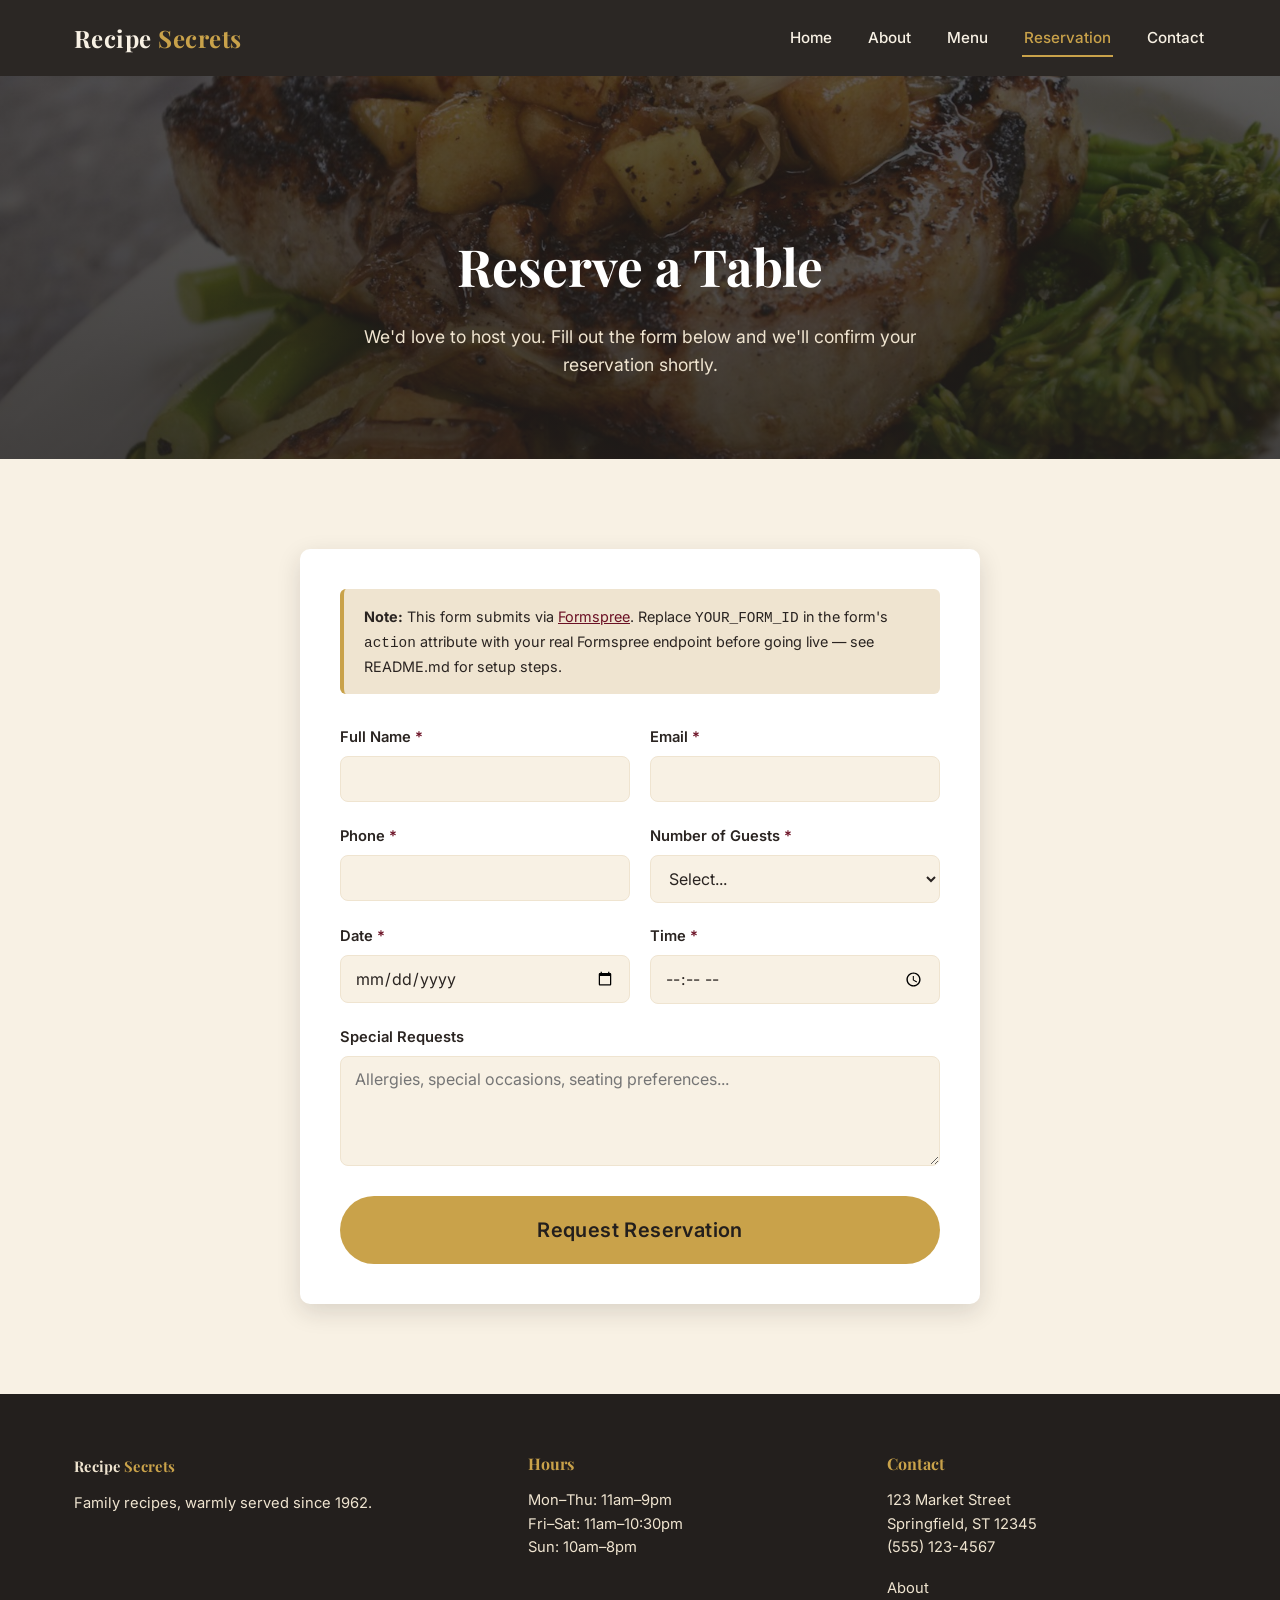
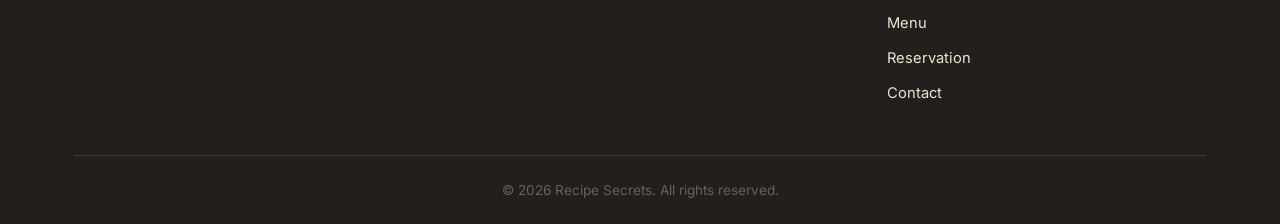
<file: reservation.html>
<!DOCTYPE html>
<html lang="en">
<head>
<meta charset="UTF-8">
<meta name="viewport" content="width=device-width, initial-scale=1.0">
<title>Reservations | Recipe Secrets</title>
<meta name="description" content="Reserve your table at Recipe Secrets. Book online for parties of any size.">
<meta property="og:title" content="Reservations | Recipe Secrets">
<meta property="og:description" content="Reserve your table at Recipe Secrets. Book online for parties of any size.">
<meta property="og:type" content="website">
<meta property="og:image" content="images/about-interior.jpg">
<link rel="icon" type="image/svg+xml" href="images/favicon.svg">
<link rel="preconnect" href="https://fonts.googleapis.com">
<link rel="preconnect" href="https://fonts.gstatic.com" crossorigin>
<link href="https://fonts.googleapis.com/css2?family=Playfair+Display:wght@600;700&family=Inter:wght@400;500;600;700&display=swap" rel="stylesheet">
<link rel="stylesheet" href="css/styles.css">
</head>
<body>
<a class="skip-link" href="#main">Skip to content</a>

<header class="site-header">
  <nav class="navbar container" aria-label="Primary">
    <a href="index.html" class="logo">Recipe <span>Secrets</span></a>
    <button class="nav-toggle" aria-expanded="false" aria-controls="nav-links" aria-label="Toggle navigation menu">
      <span></span><span></span><span></span>
    </button>
    <ul class="nav-links" id="nav-links">
      <li><a href="index.html">Home</a></li>
      <li><a href="about.html">About</a></li>
      <li><a href="menu.html">Menu</a></li>
      <li><a href="reservation.html" aria-current="page">Reservation</a></li>
      <li><a href="contact.html">Contact</a></li>
    </ul>
  </nav>
</header>

<main id="main">

  <section class="page-hero" style="background-image: url('images/about-interior.jpg');">
    <div class="container">
      <h1>Reserve a Table</h1>
      <p>We'd love to host you. Fill out the form below and we'll confirm your reservation shortly.</p>
    </div>
  </section>

  <section>
    <div class="container">
      <div class="form-wrap fade-in">

        <div class="form-note">
          <strong>Note:</strong> This form submits via
          <a href="https://formspree.io" target="_blank" rel="noopener noreferrer" style="color:var(--color-burgundy); text-decoration:underline;">Formspree</a>.
          Replace <code>YOUR_FORM_ID</code> in the form's <code>action</code> attribute with your real Formspree endpoint before going live — see README.md for setup steps.
        </div>

        <!-- FORMSPREE PLACEHOLDER: replace YOUR_FORM_ID with your real endpoint, e.g. https://formspree.io/f/abcdwxyz -->
        <form id="reservation-form" action="https://formspree.io/f/YOUR_FORM_ID" method="POST" novalidate>

          <div class="form-row">
            <div class="field">
              <label for="res-name">Full Name <span class="required">*</span></label>
              <input type="text" id="res-name" name="name" required autocomplete="name">
              <p class="error-msg">Please enter your name.</p>
            </div>
            <div class="field">
              <label for="res-email">Email <span class="required">*</span></label>
              <input type="email" id="res-email" name="email" required autocomplete="email">
              <p class="error-msg">Please enter a valid email address.</p>
            </div>
          </div>

          <div class="form-row">
            <div class="field">
              <label for="res-phone">Phone <span class="required">*</span></label>
              <input type="tel" id="res-phone" name="phone" required autocomplete="tel" pattern="[0-9+\-\s()]{7,}">
              <p class="error-msg">Please enter a valid phone number.</p>
            </div>
            <div class="field">
              <label for="res-guests">Number of Guests <span class="required">*</span></label>
              <select id="res-guests" name="guests" required>
                <option value="">Select...</option>
                <option>1</option>
                <option>2</option>
                <option>3</option>
                <option>4</option>
                <option>5</option>
                <option>6</option>
                <option>7+</option>
              </select>
              <p class="error-msg">Please select the number of guests.</p>
            </div>
          </div>

          <div class="form-row">
            <div class="field">
              <label for="res-date">Date <span class="required">*</span></label>
              <input type="date" id="res-date" name="date" required>
              <p class="error-msg">Please choose a valid date.</p>
            </div>
            <div class="field">
              <label for="res-time">Time <span class="required">*</span></label>
              <input type="time" id="res-time" name="time" required>
              <p class="error-msg">Please choose a time.</p>
            </div>
          </div>

          <div class="field">
            <label for="res-notes">Special Requests</label>
            <textarea id="res-notes" name="notes" placeholder="Allergies, special occasions, seating preferences..."></textarea>
          </div>

          <button type="submit" class="btn btn-primary" style="width:100%; color:var(--color-charcoal);">Request Reservation</button>
        </form>

        <div class="confirmation" id="confirmation-message">
          <h3>Thank You!</h3>
          <p>Your reservation request has been received. We'll send a confirmation to your email shortly. We can't wait to host you at Recipe Secrets!</p>
        </div>

      </div>
    </div>
  </section>

</main>

<footer class="site-footer">
  <div class="container">
    <div class="footer-grid">
      <div>
        <a href="index.html" class="logo">Recipe <span style="color:var(--color-gold);">Secrets</span></a>
        <p>Family recipes, warmly served since 1962.</p>
      </div>
      <div>
        <h4>Hours</h4>
        <p>Mon&ndash;Thu: 11am&ndash;9pm<br>Fri&ndash;Sat: 11am&ndash;10:30pm<br>Sun: 10am&ndash;8pm</p>
      </div>
      <div>
        <h4>Contact</h4>
        <p>123 Market Street<br>Springfield, ST 12345<br>(555) 123-4567</p>
        <ul>
          <li><a href="about.html">About</a></li>
          <li><a href="menu.html">Menu</a></li>
          <li><a href="reservation.html">Reservation</a></li>
          <li><a href="contact.html">Contact</a></li>
        </ul>
      </div>
    </div>
    <div class="footer-bottom">
      &copy; 2026 Recipe Secrets. All rights reserved.
    </div>
  </div>
</footer>

<script src="js/main.js"></script>
</body>
</html>
</file>
<file: css/styles.css>
/* ============================================================
   Recipe Secrets — shared stylesheet
   Palette: deep burgundy + charcoal, warm cream + gold accents
   Fonts: Playfair Display (headings) / Inter (body)
   ============================================================ */

:root {
  --color-burgundy: #6b1024;
  --color-burgundy-dark: #4a0b19;
  --color-charcoal: #231f1d;
  --color-cream: #f8f1e4;
  --color-cream-dark: #efe4d0;
  --color-gold: #c9a24a;
  --color-gold-light: #e0c47f;
  --color-white: #ffffff;
  --color-text: #2a2421;
  --color-text-light: #6b6058;

  --font-heading: "Playfair Display", Georgia, "Times New Roman", serif;
  --font-body: "Inter", -apple-system, BlinkMacSystemFont, "Segoe UI", sans-serif;

  --radius: 10px;
  --shadow-sm: 0 2px 8px rgba(35, 31, 29, 0.08);
  --shadow-md: 0 8px 24px rgba(35, 31, 29, 0.14);
  --transition: 0.25s ease;
  --header-height: 76px;
}

/* ---------- Reset ---------- */
*, *::before, *::after { box-sizing: border-box; }
html { scroll-behavior: smooth; }
body {
  margin: 0;
  font-family: var(--font-body);
  color: var(--color-text);
  background: var(--color-cream);
  line-height: 1.6;
  -webkit-font-smoothing: antialiased;
}
img { max-width: 100%; display: block; }
a { color: inherit; text-decoration: none; }
ul { list-style: none; margin: 0; padding: 0; }
h1, h2, h3, h4 {
  font-family: var(--font-heading);
  color: var(--color-charcoal);
  line-height: 1.2;
  margin: 0 0 0.5em;
}
p { margin: 0 0 1em; }
.container {
  width: 100%;
  max-width: 1180px;
  margin: 0 auto;
  padding: 0 24px;
}

/* Visible focus states for accessibility */
a:focus-visible,
button:focus-visible,
input:focus-visible,
textarea:focus-visible,
select:focus-visible {
  outline: 3px solid var(--color-gold);
  outline-offset: 2px;
}

.skip-link {
  position: absolute;
  left: -999px;
  top: 0;
  background: var(--color-gold);
  color: var(--color-charcoal);
  padding: 12px 20px;
  z-index: 2000;
  border-radius: 0 0 8px 0;
  font-weight: 600;
}
.skip-link:focus {
  left: 0;
}

/* ---------- Buttons ---------- */
.btn {
  display: inline-block;
  padding: 20px 44px;
  border-radius: 999px;
  font-family: var(--font-body);
  font-weight: 600;
  font-size: 1.25rem;
  letter-spacing: 0.02em;
  cursor: pointer;
  border: 2px solid transparent;
  transition: transform var(--transition), box-shadow var(--transition), background var(--transition), color var(--transition);
}
.btn-primary {
  background: var(--color-gold);
  color: var(--color-charcoal);
}
.btn-primary:hover, .btn-primary:focus-visible {
  background: var(--color-gold-light);
  transform: translateY(-2px);
  box-shadow: var(--shadow-md);
  font-weight: 700;
}
.btn-outline {
  background: transparent;
  color: var(--color-cream);
  border-color: var(--color-cream);
}
.btn-outline:hover, .btn-outline:focus-visible {
  background: var(--color-cream);
  color: var(--color-charcoal);
}

/* ---------- Header / Nav ---------- */
.site-header {
  position: sticky;
  top: 0;
  z-index: 1000;
  background: rgba(35, 31, 29, 0.96);
  backdrop-filter: blur(6px);
  height: var(--header-height);
}
.navbar {
  height: var(--header-height);
  display: flex;
  align-items: center;
  justify-content: space-between;
}
.logo {
  font-family: var(--font-heading);
  font-size: 1.5rem;
  color: var(--color-cream);
  font-weight: 700;
  letter-spacing: 0.02em;
}
.logo span { color: var(--color-gold); }

.nav-links {
  display: flex;
  gap: 2rem;
}
.nav-links a {
  color: var(--color-cream);
  font-weight: 500;
  font-size: 0.95rem;
  padding: 8px 2px;
  border-bottom: 2px solid transparent;
  transition: color var(--transition), border-color var(--transition);
}
.nav-links a:hover, .nav-links a:focus-visible {
  color: var(--color-gold-light);
}
.nav-links a[aria-current="page"] {
  color: var(--color-gold);
  border-bottom-color: var(--color-gold);
}

.nav-toggle {
  display: none;
  background: none;
  border: none;
  cursor: pointer;
  padding: 8px;
  width: 44px;
  height: 44px;
  flex-direction: column;
  justify-content: center;
  align-items: center;
  gap: 5px;
}
.nav-toggle span {
  display: block;
  width: 26px;
  height: 2px;
  background: var(--color-cream);
  transition: transform var(--transition), opacity var(--transition);
}
.nav-toggle[aria-expanded="true"] span:nth-child(1) { transform: translateY(7px) rotate(45deg); }
.nav-toggle[aria-expanded="true"] span:nth-child(2) { opacity: 0; }
.nav-toggle[aria-expanded="true"] span:nth-child(3) { transform: translateY(-7px) rotate(-45deg); }

@media (max-width: 860px) {
  .nav-toggle { display: flex; }
  .nav-links {
    position: absolute;
    top: var(--header-height);
    left: 0;
    right: 0;
    background: var(--color-charcoal);
    flex-direction: column;
    gap: 0;
    max-height: 0;
    overflow: hidden;
    transition: max-height var(--transition);
  }
  .nav-links.open { max-height: 400px; }
  .nav-links a {
    padding: 16px 24px;
    width: 100%;
    border-bottom: 1px solid rgba(248, 241, 228, 0.08);
  }
}

/* ---------- Hero ---------- */
.hero {
  position: relative;
  min-height: 86vh;
  display: flex;
  align-items: center;
  justify-content: center;
  text-align: center;
  color: var(--color-white);
  background-size: cover;
  background-position: center;
  overflow: hidden;
}
.hero::before {
  content: "";
  position: absolute;
  inset: 0;
  background: linear-gradient(180deg, rgba(35,31,29,0.55) 0%, rgba(35,31,29,0.72) 100%);
}
.hero-content {
  position: relative;
  z-index: 1;
  max-width: 720px;
  padding: 0 24px;
}
.hero-content .eyebrow {
  text-transform: uppercase;
  letter-spacing: 0.2em;
  color: var(--color-gold-light);
  font-size: 1.15rem;
  font-weight: 600;
  margin-bottom: 1rem;
  display: block;
}
.hero-content h1 {
  background: linear-gradient(90deg, #ff0000, #ff9900, #ffee00, #33ff00, #00ccff, #3300ff, #cc00ff, #ff0000);
  background-size: 200% auto;
  -webkit-background-clip: text;
  background-clip: text;
  -webkit-text-fill-color: transparent;
  color: transparent;
  font-size: clamp(2.4rem, 6vw, 4rem);
  margin-bottom: 0.5rem;
  animation: rainbow-shift 6s linear infinite;
}
@keyframes rainbow-shift {
  0% { background-position: 0% 50%; }
  100% { background-position: 200% 50%; }
}
.hero-content .tagline {
  font-size: 1.2rem;
  color: var(--color-cream-dark);
  margin-bottom: 2rem;
}

.page-hero {
  position: relative;
  padding: 160px 0 80px;
  text-align: center;
  color: var(--color-white);
  background-size: cover;
  background-position: center;
}
.page-hero::before {
  content: "";
  position: absolute;
  inset: 0;
  background: linear-gradient(180deg, rgba(35,31,29,0.7) 0%, rgba(35,31,29,0.82) 100%);
}
.page-hero .container { position: relative; z-index: 1; }
.page-hero h1 { color: var(--color-white); font-size: clamp(2.2rem, 5vw, 3.2rem); }
.page-hero p { color: var(--color-cream-dark); font-size: 1.1rem; max-width: 600px; margin: 0.5rem auto 0; }

/* ---------- Sections ---------- */
section { padding: 90px 0; }
.section-alt { background: var(--color-cream-dark); }
.section-dark {
  background: var(--color-charcoal);
  color: var(--color-cream-dark);
}
.section-dark h2, .section-dark h3 { color: var(--color-cream); }

.section-head {
  text-align: center;
  max-width: 640px;
  margin: 0 auto 3rem;
}
.section-head .eyebrow {
  text-transform: uppercase;
  letter-spacing: 0.18em;
  color: var(--color-burgundy);
  font-weight: 700;
  font-size: 0.8rem;
}
.section-dark .section-head .eyebrow,
.section-burgundy .section-head .eyebrow { color: var(--color-gold); }
.section-head h2 { font-size: clamp(1.8rem, 4vw, 2.6rem); margin-top: 0.4rem; }
.section-head p { color: var(--color-text-light); }
.section-dark .section-head p { color: var(--color-cream-dark); }

/* ---------- Cards / Grids ---------- */
.grid {
  display: grid;
  gap: 2rem;
}
.grid-3 { grid-template-columns: repeat(3, 1fr); }
.grid-2 { grid-template-columns: repeat(2, 1fr); }
.grid-4 { grid-template-columns: repeat(4, 1fr); }

@media (max-width: 960px) {
  .grid-3, .grid-4 { grid-template-columns: repeat(2, 1fr); }
}
@media (max-width: 640px) {
  .grid-2, .grid-3, .grid-4 { grid-template-columns: 1fr; }
}

.card {
  background: var(--color-white);
  border-radius: var(--radius);
  overflow: hidden;
  box-shadow: var(--shadow-sm);
  transition: transform var(--transition), box-shadow var(--transition);
}
.card:hover { transform: translateY(-6px); box-shadow: var(--shadow-md); }
.card img { width: 100%; height: 220px; object-fit: cover; }
.card-body { padding: 1.5rem; }
.card-body h3 { margin-bottom: 0.4rem; }
.card-body .price { color: var(--color-burgundy); font-weight: 700; }

/* ---------- Testimonials ---------- */
.testimonial {
  background: var(--color-white);
  border-radius: var(--radius);
  padding: 2rem;
  box-shadow: var(--shadow-sm);
  position: relative;
}
.testimonial p.quote {
  font-style: italic;
  font-size: 1.05rem;
  margin-bottom: 1.2rem;
}
.testimonial .author {
  font-weight: 700;
  color: var(--color-burgundy);
}
.stars { color: var(--color-gold); letter-spacing: 2px; margin-bottom: 0.6rem; }

/* ---------- Hours / Info blocks ---------- */
.hours-table { width: 100%; max-width: 420px; margin: 0 auto; }
.hours-table tr { border-bottom: 1px solid rgba(255,255,255,0.12); }
.hours-table td { padding: 10px 0; }
.hours-table td:last-child { text-align: right; color: var(--color-gold-light); font-weight: 600; }

/* ---------- Menu page ---------- */
.menu-tabs {
  display: flex;
  flex-wrap: wrap;
  justify-content: center;
  gap: 0.75rem;
  margin-bottom: 3rem;
}
.menu-tab {
  background: var(--color-white);
  border: 2px solid var(--color-cream-dark);
  color: var(--color-text);
  padding: 10px 24px;
  border-radius: 999px;
  font-weight: 600;
  cursor: pointer;
  transition: all var(--transition);
}
.menu-tab:hover { border-color: var(--color-gold); }
.menu-tab[aria-selected="true"] {
  background: var(--color-burgundy);
  border-color: var(--color-burgundy);
  color: var(--color-white);
}

.specials-banner {
  background: linear-gradient(135deg, var(--color-burgundy) 0%, var(--color-burgundy-dark) 100%);
  color: var(--color-white);
  border-radius: var(--radius);
  padding: 2.5rem;
  margin-bottom: 4rem;
  display: grid;
  grid-template-columns: 1.1fr 1fr;
  gap: 2rem;
  align-items: center;
  box-shadow: var(--shadow-md);
}
.specials-banner img { border-radius: var(--radius); height: 260px; object-fit: cover; }
.specials-banner .eyebrow { color: var(--color-gold-light); text-transform: uppercase; letter-spacing: 0.15em; font-weight: 700; font-size: 0.8rem; }
.specials-banner h2 { color: var(--color-white); }
@media (max-width: 760px) {
  .specials-banner { grid-template-columns: 1fr; }
  .specials-banner img { height: 200px; }
}

.menu-category { margin-bottom: 4rem; }
.menu-category h3 {
  font-size: 1.8rem;
  border-bottom: 2px solid var(--color-gold);
  padding-bottom: 0.6rem;
  margin-bottom: 2rem;
}
.menu-item {
  display: grid;
  grid-template-columns: 110px 1fr auto;
  gap: 1.25rem;
  align-items: center;
  padding: 1.25rem 0;
  border-bottom: 1px solid var(--color-cream-dark);
}
.menu-item img {
  width: 110px;
  height: 90px;
  object-fit: cover;
  border-radius: 8px;
}
.menu-item-name { display: flex; align-items: center; gap: 0.5rem; flex-wrap: wrap; }
.menu-item-name h4 { margin: 0; font-size: 1.1rem; }
.menu-item .desc { color: var(--color-text-light); font-size: 0.92rem; margin: 0.25rem 0 0; }
.menu-item .price {
  color: var(--color-burgundy);
  font-weight: 700;
  font-size: 1.05rem;
  white-space: nowrap;
}
.diet-icon {
  display: inline-flex;
  align-items: center;
  justify-content: center;
  width: 22px;
  height: 22px;
  border-radius: 50%;
  font-size: 0.75rem;
  font-weight: 700;
}
.diet-v { background: #e4f3e4; color: #2e7d32; }
.diet-gf { background: #f3ecd9; color: #8a6d1d; }
.diet-spicy { background: #fde3e0; color: #c62828; }

@media (max-width: 640px) {
  .menu-item { grid-template-columns: 70px 1fr; }
  .menu-item .price { grid-column: 2; }
  .menu-item img { width: 70px; height: 70px; }
}

/* ---------- About page ---------- */
.story-grid {
  display: grid;
  grid-template-columns: 1fr 1fr;
  gap: 3rem;
  align-items: center;
}
@media (max-width: 860px) { .story-grid { grid-template-columns: 1fr; } }
.story-grid img { border-radius: var(--radius); box-shadow: var(--shadow-md); }

.team-card { text-align: center; }
.team-card img {
  width: 100%;
  height: 260px;
  object-fit: cover;
  border-radius: var(--radius);
  margin-bottom: 1rem;
}
.team-card h3 { margin-bottom: 0.2rem; }
.team-card .role { color: var(--color-burgundy); font-weight: 600; font-size: 0.9rem; margin-bottom: 0.6rem; }

.value-card {
  text-align: center;
  padding: 2rem 1.5rem;
}
.value-card .icon {
  font-size: 2.2rem;
  margin-bottom: 1rem;
}

.gallery-grid {
  display: grid;
  grid-template-columns: repeat(3, 1fr);
  gap: 1rem;
}
.gallery-grid img {
  width: 100%;
  height: 220px;
  object-fit: cover;
  border-radius: 8px;
  transition: transform var(--transition);
}
.gallery-grid a:hover img, .gallery-grid a:focus-visible img { transform: scale(1.04); }
@media (max-width: 760px) { .gallery-grid { grid-template-columns: repeat(2, 1fr); } }
@media (max-width: 480px) { .gallery-grid { grid-template-columns: 1fr; } }

/* ---------- Reservation form ---------- */
.form-wrap {
  max-width: 680px;
  margin: 0 auto;
  background: var(--color-white);
  border-radius: var(--radius);
  padding: 2.5rem;
  box-shadow: var(--shadow-md);
}
.form-row { display: grid; grid-template-columns: 1fr 1fr; gap: 1.25rem; }
@media (max-width: 600px) { .form-row { grid-template-columns: 1fr; } }
.field { margin-bottom: 1.4rem; }
.field label {
  display: block;
  font-weight: 600;
  margin-bottom: 0.4rem;
  font-size: 0.92rem;
}
.field .required { color: var(--color-burgundy); }
.field input,
.field select,
.field textarea {
  width: 100%;
  padding: 12px 14px;
  border: 1.5px solid var(--color-cream-dark);
  border-radius: 8px;
  font-family: var(--font-body);
  font-size: 1rem;
  background: var(--color-cream);
  color: var(--color-text);
  transition: border-color var(--transition);
}
.field input:focus,
.field select:focus,
.field textarea:focus { border-color: var(--color-burgundy); }
.field textarea { resize: vertical; min-height: 110px; }
.field .error-msg {
  color: #c62828;
  font-size: 0.85rem;
  margin-top: 0.35rem;
  display: none;
}
.field.invalid input,
.field.invalid select,
.field.invalid textarea { border-color: #c62828; }
.field.invalid .error-msg { display: block; }

.form-note {
  background: var(--color-cream-dark);
  border-left: 4px solid var(--color-gold);
  padding: 1rem 1.25rem;
  border-radius: 6px;
  font-size: 0.9rem;
  margin-bottom: 2rem;
}
.confirmation {
  display: none;
  text-align: center;
  background: #eaf6ec;
  border: 1px solid #bfe3c4;
  color: #255c2c;
  padding: 2rem;
  border-radius: var(--radius);
  margin-top: 1.5rem;
}
.confirmation.show { display: block; }
.confirmation h3 { color: #255c2c; }

/* ---------- Contact page ---------- */
.contact-grid {
  display: grid;
  grid-template-columns: 1fr 1.3fr;
  gap: 2.5rem;
}
@media (max-width: 860px) { .contact-grid { grid-template-columns: 1fr; } }
.contact-info-card {
  background: var(--color-white);
  border-radius: var(--radius);
  padding: 2rem;
  box-shadow: var(--shadow-sm);
}
.contact-info-card h3 { font-size: 1.1rem; margin-bottom: 0.3rem; }
.contact-info-card .block { margin-bottom: 1.6rem; }
.contact-info-card .block:last-child { margin-bottom: 0; }
.map-frame {
  width: 100%;
  height: 100%;
  min-height: 360px;
  border: 0;
  border-radius: var(--radius);
  box-shadow: var(--shadow-sm);
}
.social-links { display: flex; gap: 1rem; margin-top: 1rem; }
.social-links a {
  width: 42px;
  height: 42px;
  border-radius: 50%;
  background: var(--color-burgundy);
  color: var(--color-white);
  display: flex;
  align-items: center;
  justify-content: center;
  font-weight: 700;
  transition: background var(--transition), transform var(--transition);
}
.social-links a:hover, .social-links a:focus-visible { background: var(--color-gold); color: var(--color-charcoal); transform: translateY(-3px); }

/* ---------- Footer ---------- */
.site-footer {
  background: var(--color-charcoal);
  color: var(--color-cream-dark);
  padding: 60px 0 24px;
}
.footer-grid {
  display: grid;
  grid-template-columns: 1.3fr 1fr 1fr;
  gap: 2.5rem;
  margin-bottom: 2.5rem;
}
@media (max-width: 760px) { .footer-grid { grid-template-columns: 1fr; } }
.footer-grid h4 { color: var(--color-gold); font-size: 1rem; margin-bottom: 1rem; }
.footer-grid .logo { margin-bottom: 0.8rem; display: inline-block; }
.footer-grid p, .footer-grid a { color: var(--color-cream-dark); font-size: 0.92rem; }
.footer-grid ul li { margin-bottom: 0.6rem; }
.footer-grid a:hover, .footer-grid a:focus-visible { color: var(--color-gold-light); }
.footer-bottom {
  border-top: 1px solid rgba(248, 241, 228, 0.12);
  padding-top: 1.5rem;
  text-align: center;
  font-size: 0.85rem;
  color: var(--color-text-light);
}

/* ---------- Scroll fade-in animation ---------- */
.fade-in {
  opacity: 0;
  transform: translateY(24px);
  transition: opacity 0.7s ease, transform 0.7s ease;
}
.fade-in.in-view {
  opacity: 1;
  transform: translateY(0);
}
@media (prefers-reduced-motion: reduce) {
  html { scroll-behavior: auto; }
  .fade-in {
    opacity: 1;
    transform: none;
    transition: none;
  }
  .card:hover, .gallery-grid a:hover img, .btn-primary:hover {
    transform: none;
  }
}

/* ---------- Utility ---------- */
.text-center { text-align: center; }
.mt-2 { margin-top: 2rem; }
</file>
